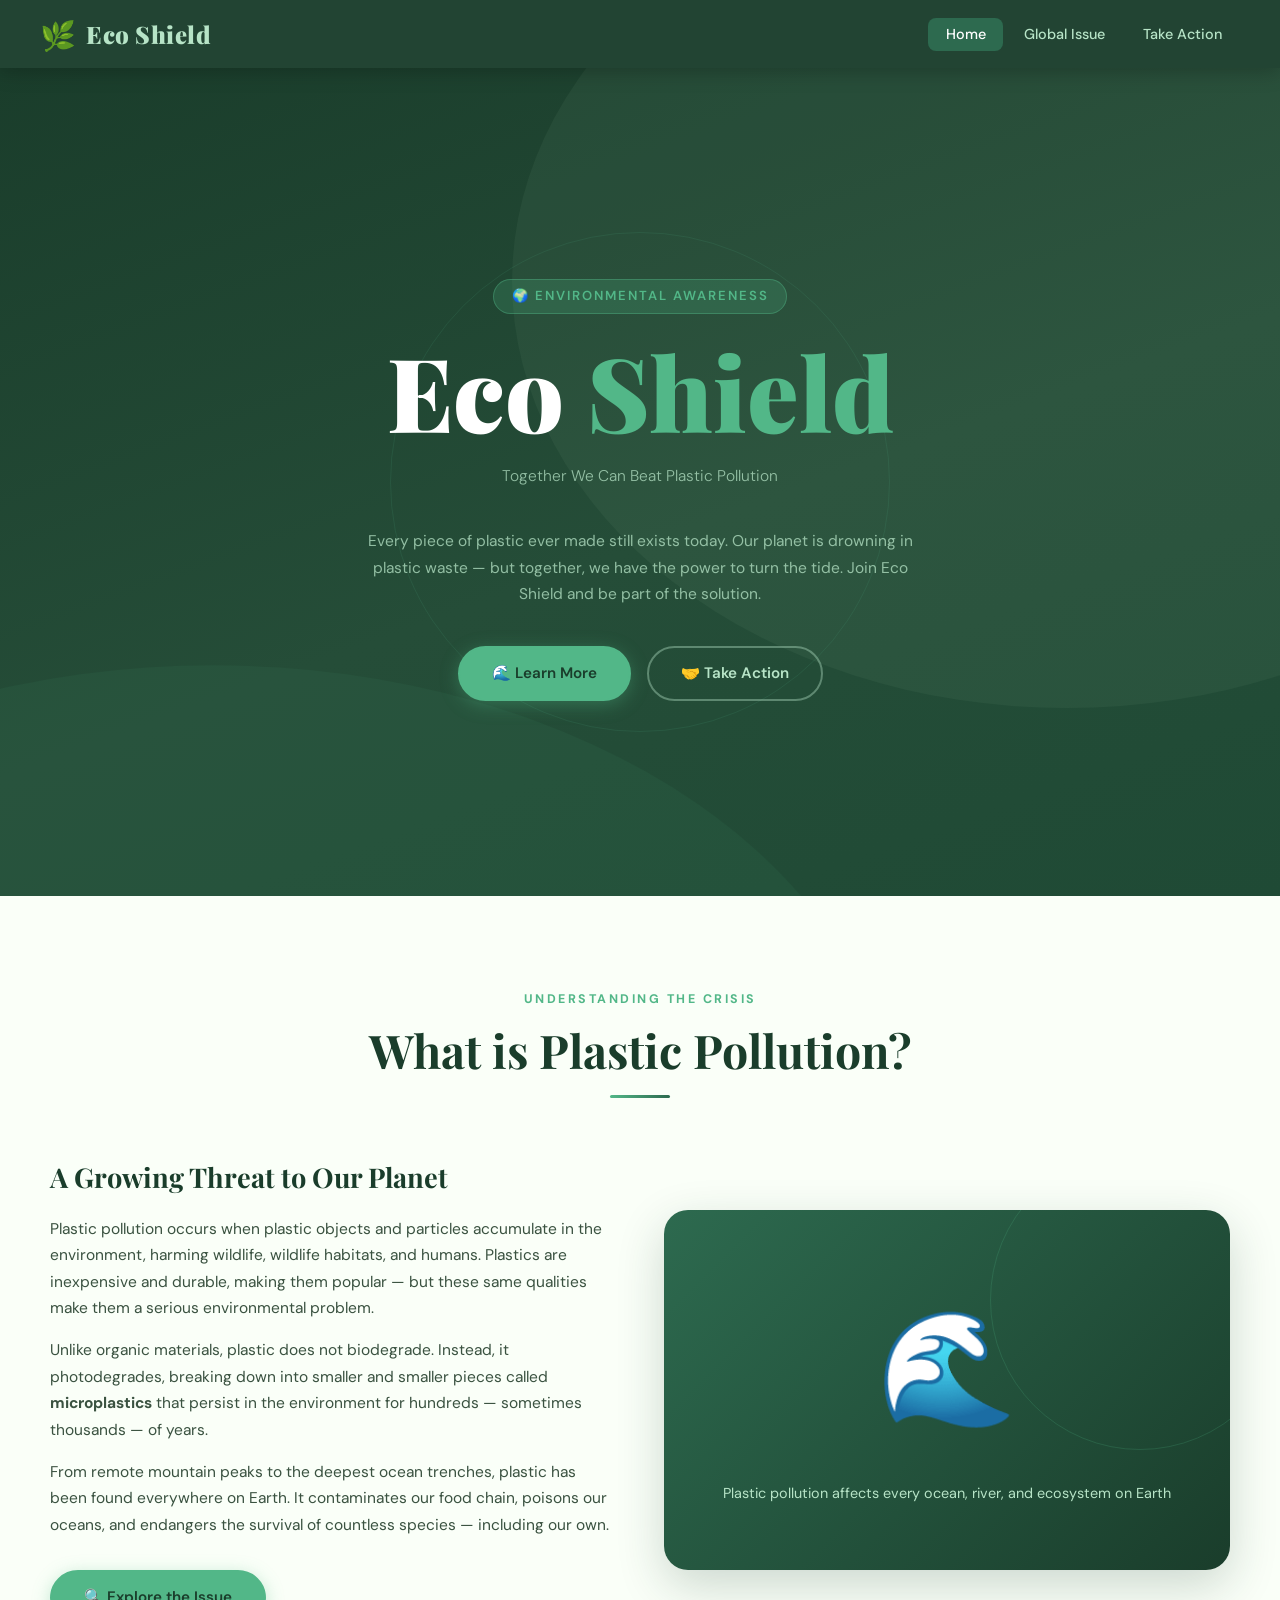
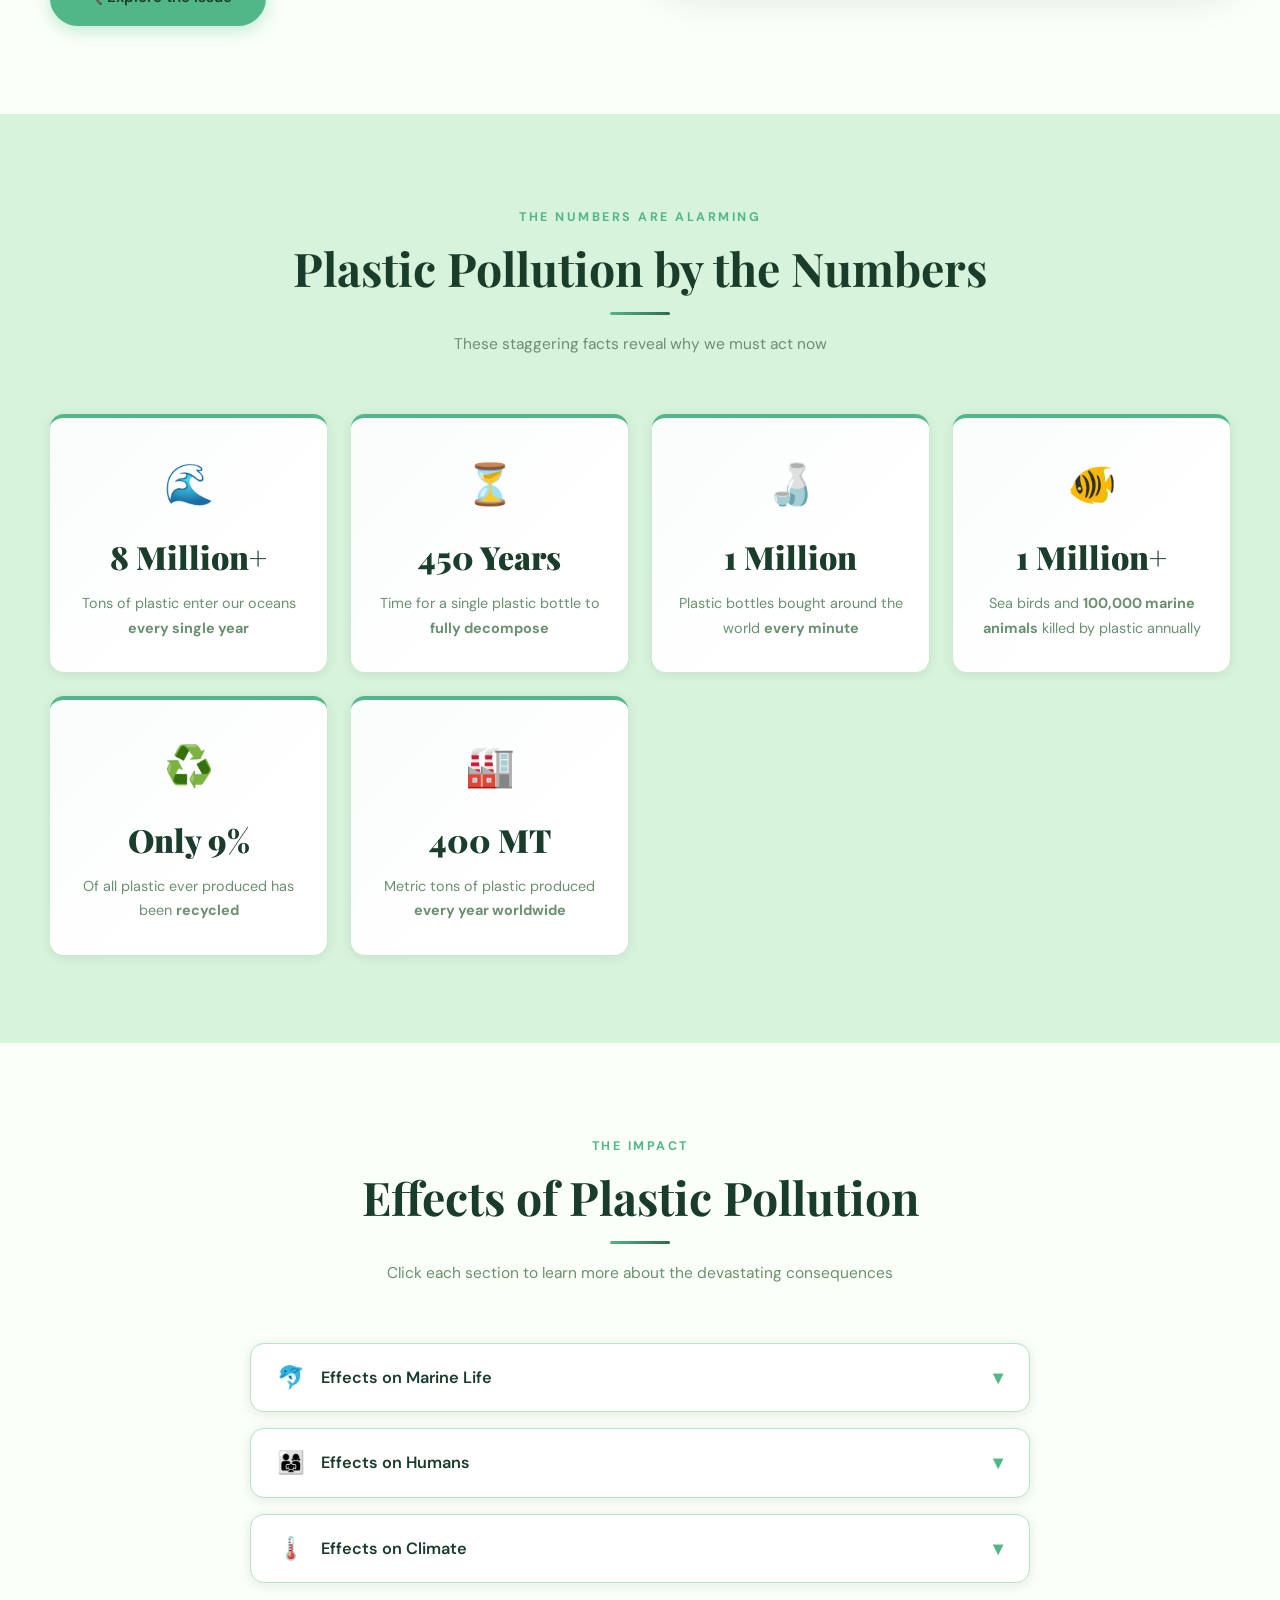
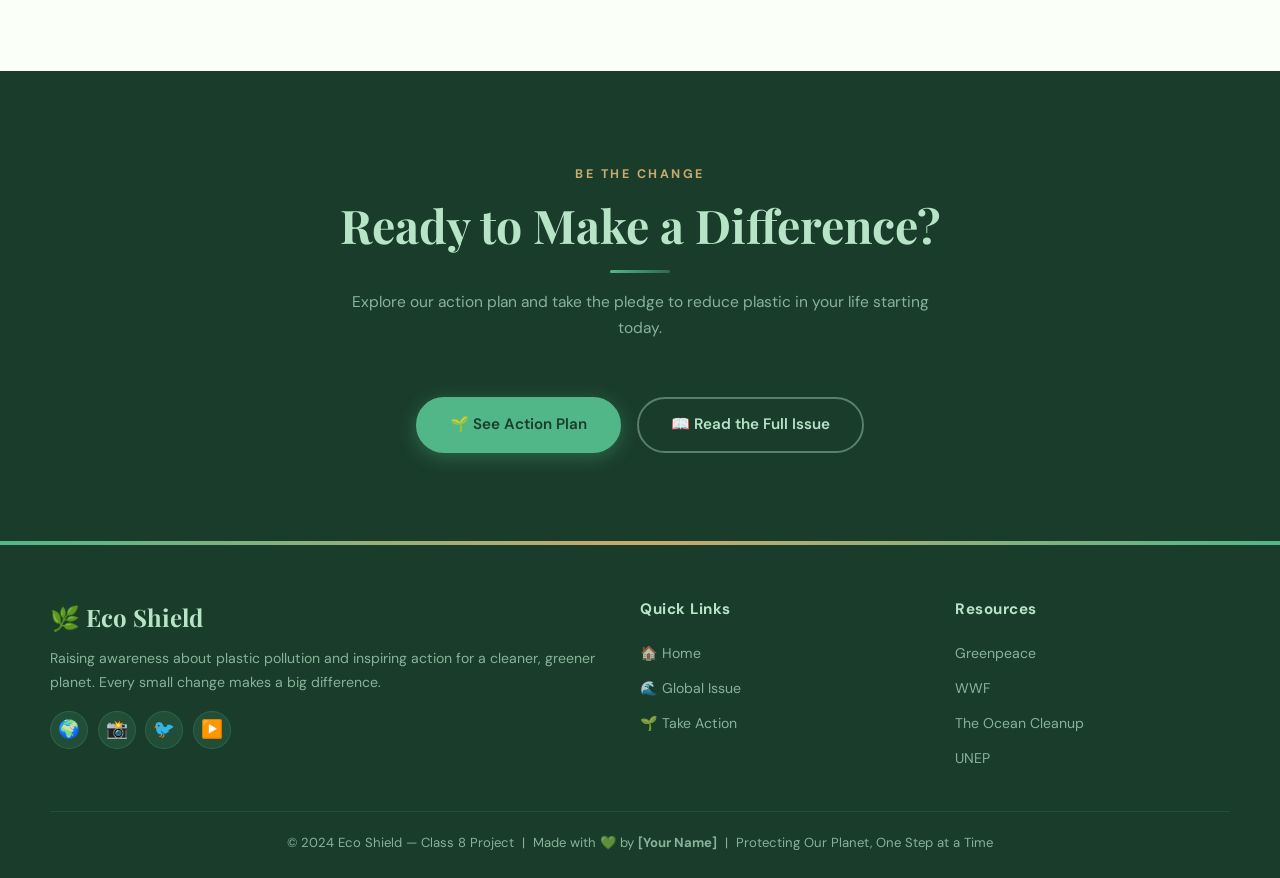
<file: index.html>
<!DOCTYPE html>
<html lang="en">
<head>
  <meta charset="UTF-8" />
  <meta name="viewport" content="width=device-width, initial-scale=1.0" />
  <title>Eco Shield — Beat Plastic Pollution</title>
  <link rel="stylesheet" href="style.css" />
  <link rel="icon" href="data:image/svg+xml,<svg xmlns='http://www.w3.org/2000/svg' viewBox='0 0 100 100'><text y='.9em' font-size='90'>🌿</text></svg>" />
</head>
<body>

  <!-- ============ NAVIGATION ============ -->
  <nav class="navbar">
    <div class="nav-brand">
      <span class="leaf-icon">🌿</span>
      Eco Shield
    </div>
    <button class="nav-toggle" id="navToggle" aria-label="Toggle Menu">
      <span></span><span></span><span></span>
    </button>
    <ul class="nav-links" id="navLinks">
      <li><a href="index.html" class="active">Home</a></li>
      <li><a href="issue.html">Global Issue</a></li>
      <li><a href="action.html">Take Action</a></li>
    </ul>
  </nav>

  <!-- ============ HERO ============ -->
  <section class="hero">
    <div class="hero-bg"></div>
    <div class="hero-content">
      <span class="hero-badge">🌍 Environmental Awareness</span>
      <h1>Eco <span>Shield</span></h1>
      <p class="hero-sub">Together We Can Beat Plastic Pollution</p>
      <p>
        Every piece of plastic ever made still exists today. Our planet is drowning in 
        plastic waste — but together, we have the power to turn the tide. Join Eco Shield 
        and be part of the solution.
      </p>
      <div class="hero-btns">
        <a href="issue.html" class="btn btn-primary">🌊 Learn More</a>
        <a href="action.html" class="btn btn-outline">🤝 Take Action</a>
      </div>
    </div>
  </section>

  <!-- ============ ABOUT SECTION ============ -->
  <section class="section section-light">
    <div class="container">
      <div class="section-header">
        <span class="section-label">Understanding the Crisis</span>
        <h2>What is Plastic Pollution?</h2>
        <div class="divider"></div>
      </div>
      <div class="about-grid">
        <div class="about-text">
          <h3>A Growing Threat to Our Planet</h3>
          <p>
            Plastic pollution occurs when plastic objects and particles accumulate in the 
            environment, harming wildlife, wildlife habitats, and humans. Plastics are 
            inexpensive and durable, making them popular — but these same qualities make 
            them a serious environmental problem.
          </p>
          <p>
            Unlike organic materials, plastic does not biodegrade. Instead, it photodegrades, 
            breaking down into smaller and smaller pieces called <strong>microplastics</strong> 
            that persist in the environment for hundreds — sometimes thousands — of years.
          </p>
          <p>
            From remote mountain peaks to the deepest ocean trenches, plastic has been found 
            everywhere on Earth. It contaminates our food chain, poisons our oceans, and 
            endangers the survival of countless species — including our own.
          </p>
          <a href="issue.html" class="btn btn-primary" style="margin-top:1rem;">🔍 Explore the Issue</a>
        </div>
        <div class="about-visual">
          <div class="big-icon">🌊</div>
          <p>Plastic pollution affects every ocean, river, and ecosystem on Earth</p>
        </div>
      </div>
    </div>
  </section>

  <!-- ============ STATISTICS ============ -->
  <section class="section section-mist">
    <div class="container">
      <div class="section-header">
        <span class="section-label">The Numbers Are Alarming</span>
        <h2>Plastic Pollution by the Numbers</h2>
        <div class="divider"></div>
        <p>These staggering facts reveal why we must act now</p>
      </div>
      <div class="stats-grid">
        <div class="stat-card">
          <div class="stat-icon">🌊</div>
          <span class="stat-num">8 Million+</span>
          <p>Tons of plastic enter our oceans <strong>every single year</strong></p>
        </div>
        <div class="stat-card">
          <div class="stat-icon">⏳</div>
          <span class="stat-num">450 Years</span>
          <p>Time for a single plastic bottle to <strong>fully decompose</strong></p>
        </div>
        <div class="stat-card">
          <div class="stat-icon">🍶</div>
          <span class="stat-num">1 Million</span>
          <p>Plastic bottles bought around the world <strong>every minute</strong></p>
        </div>
        <div class="stat-card">
          <div class="stat-icon">🐠</div>
          <span class="stat-num">1 Million+</span>
          <p>Sea birds and <strong>100,000 marine animals</strong> killed by plastic annually</p>
        </div>
        <div class="stat-card">
          <div class="stat-icon">♻️</div>
          <span class="stat-num">Only 9%</span>
          <p>Of all plastic ever produced has been <strong>recycled</strong></p>
        </div>
        <div class="stat-card">
          <div class="stat-icon">🏭</div>
          <span class="stat-num">400 MT</span>
          <p>Metric tons of plastic produced <strong>every year worldwide</strong></p>
        </div>
      </div>
    </div>
  </section>

  <!-- ============ ACCORDION / EFFECTS ============ -->
  <section class="section section-light">
    <div class="container">
      <div class="section-header">
        <span class="section-label">The Impact</span>
        <h2>Effects of Plastic Pollution</h2>
        <div class="divider"></div>
        <p>Click each section to learn more about the devastating consequences</p>
      </div>
      <div class="accordion" style="max-width:780px;margin:0 auto;">

        <div class="accordion-item" id="acc1">
          <button class="accordion-header" onclick="toggleAcc('acc1')">
            <span class="acc-icon">🐬</span>
            Effects on Marine Life
            <span class="accordion-arrow">▾</span>
          </button>
          <div class="accordion-body">
            <div class="accordion-body-inner">
              <p>Ocean plastic is devastating marine ecosystems worldwide. Sea turtles mistake plastic bags for jellyfish, their primary food source. Seabirds feed plastic pieces to their chicks, causing starvation. Whales have been found dead with stomachs full of plastic debris.</p>
              <br>
              <p>Microplastics — tiny plastic fragments — are now found in the stomachs of fish, shellfish, and nearly all marine species studied. These particles carry toxic chemicals that accumulate in the food chain, becoming more concentrated in predators at the top — including humans who eat seafood.</p>
              <br>
              <p><strong>Key impacts:</strong> Entanglement in plastic nets and rings, starvation from eating plastic, habitat destruction from plastic smothering coral reefs, and toxic contamination of the entire marine food chain.</p>
            </div>
          </div>
        </div>

        <div class="accordion-item" id="acc2">
          <button class="accordion-header" onclick="toggleAcc('acc2')">
            <span class="acc-icon">👨‍👩‍👧</span>
            Effects on Humans
            <span class="accordion-arrow">▾</span>
          </button>
          <div class="accordion-body">
            <div class="accordion-body-inner">
              <p>Research shows that humans consume an average of 5 grams of microplastics every week — roughly the weight of a credit card. These particles enter our bodies through the food we eat, the water we drink, and even the air we breathe.</p>
              <br>
              <p>Plastic contains and absorbs harmful chemicals including BPA (bisphenol A), phthalates, and dioxins. These are known endocrine disruptors that can interfere with hormones, cause developmental problems in children, and increase cancer risk.</p>
              <br>
              <p><strong>Key impacts:</strong> Hormone disruption, increased cancer risk, developmental problems in children, respiratory issues from microplastic inhalation, and contamination of drinking water sources globally.</p>
            </div>
          </div>
        </div>

        <div class="accordion-item" id="acc3">
          <button class="accordion-header" onclick="toggleAcc('acc3')">
            <span class="acc-icon">🌡️</span>
            Effects on Climate
            <span class="accordion-arrow">▾</span>
          </button>
          <div class="accordion-body">
            <div class="accordion-body-inner">
              <p>Plastic and climate change are deeply connected. The production of plastic relies heavily on fossil fuels — oil and natural gas. Manufacturing plastic releases significant amounts of greenhouse gases, contributing to global warming at every stage of its life cycle.</p>
              <br>
              <p>When plastic is incinerated (burned) to dispose of it, it releases toxic gases and carbon dioxide. When it breaks down in sunlight, it emits methane and ethylene — powerful greenhouse gases. Even microplastics floating in the ocean affect the ability of plankton to absorb CO₂.</p>
              <br>
              <p><strong>Key impacts:</strong> Plastic production emits 850 million metric tons of greenhouse gases annually. By 2050, plastic could be responsible for 13% of the total global carbon budget if production continues at the current rate.</p>
            </div>
          </div>
        </div>

      </div>
    </div>
  </section>

  <!-- ============ CALL TO ACTION BANNER ============ -->
  <section class="section section-dark" style="text-align:center;">
    <div class="container">
      <div class="section-header">
        <span class="section-label" style="color:var(--earth);">Be the Change</span>
        <h2>Ready to Make a Difference?</h2>
        <div class="divider"></div>
        <p>Explore our action plan and take the pledge to reduce plastic in your life starting today.</p>
      </div>
      <div style="display:flex;gap:1rem;justify-content:center;flex-wrap:wrap;margin-top:1.5rem;">
        <a href="action.html" class="btn btn-primary">🌱 See Action Plan</a>
        <a href="issue.html" class="btn btn-outline">📖 Read the Full Issue</a>
      </div>
    </div>
  </section>

  <!-- ============ FOOTER ============ -->
  <footer class="footer">
    <div class="footer-grid">
      <div class="footer-brand">
        <h3>🌿 Eco Shield</h3>
        <p>Raising awareness about plastic pollution and inspiring action for a cleaner, greener planet. Every small change makes a big difference.</p>
        <div class="social-icons">
          <a href="#" title="Facebook">🌍</a>
          <a href="#" title="Instagram">📸</a>
          <a href="#" title="Twitter">🐦</a>
          <a href="#" title="YouTube">▶️</a>
        </div>
      </div>
      <div class="footer-col">
        <h4>Quick Links</h4>
        <ul>
          <li><a href="index.html">🏠 Home</a></li>
          <li><a href="issue.html">🌊 Global Issue</a></li>
          <li><a href="action.html">🌱 Take Action</a></li>
        </ul>
      </div>
      <div class="footer-col">
        <h4>Resources</h4>
        <ul>
          <li><a href="https://www.greenpeace.org" target="_blank">Greenpeace</a></li>
          <li><a href="https://www.wwf.org" target="_blank">WWF</a></li>
          <li><a href="https://theoceancleanup.com" target="_blank">The Ocean Cleanup</a></li>
          <li><a href="https://www.unep.org" target="_blank">UNEP</a></li>
        </ul>
      </div>
    </div>
    <div class="footer-bottom">
      <p>© 2024 Eco Shield — Class 8 Project &nbsp;|&nbsp; Made with 💚 by <strong>[Your Name]</strong> &nbsp;|&nbsp; Protecting Our Planet, One Step at a Time</p>
    </div>
  </footer>

  <!-- Back to Top -->
  <a href="#" class="back-top" id="backTop" aria-label="Back to top">↑</a>

  <!-- Toast Notification -->
  <div class="toast" id="toast"></div>

  <!-- ============ SCRIPTS ============ -->
  <script>
    // Hamburger Menu
    const toggle = document.getElementById('navToggle');
    const navLinks = document.getElementById('navLinks');
    toggle.addEventListener('click', () => navLinks.classList.toggle('open'));
    navLinks.querySelectorAll('a').forEach(a => a.addEventListener('click', () => navLinks.classList.remove('open')));

    // Back to Top
    const backTop = document.getElementById('backTop');
    window.addEventListener('scroll', () => {
      backTop.classList.toggle('visible', window.scrollY > 400);
    });

    // Accordion
    function toggleAcc(id) {
      const item = document.getElementById(id);
      const isOpen = item.classList.contains('open');
      document.querySelectorAll('.accordion-item').forEach(el => el.classList.remove('open'));
      if (!isOpen) item.classList.add('open');
    }

    // Scroll fade-in
    const observer = new IntersectionObserver((entries) => {
      entries.forEach(e => {
        if (e.isIntersecting) {
          e.target.style.opacity = '1';
          e.target.style.transform = 'translateY(0)';
        }
      });
    }, { threshold: 0.08 });
    document.querySelectorAll('.stat-card, .card, .accordion-item, .about-text').forEach(el => {
      el.style.opacity = '0';
      el.style.transform = 'translateY(28px)';
      el.style.transition = 'opacity .6s ease, transform .6s ease';
      observer.observe(el);
    });
  </script>
</body>
</html>
</file>
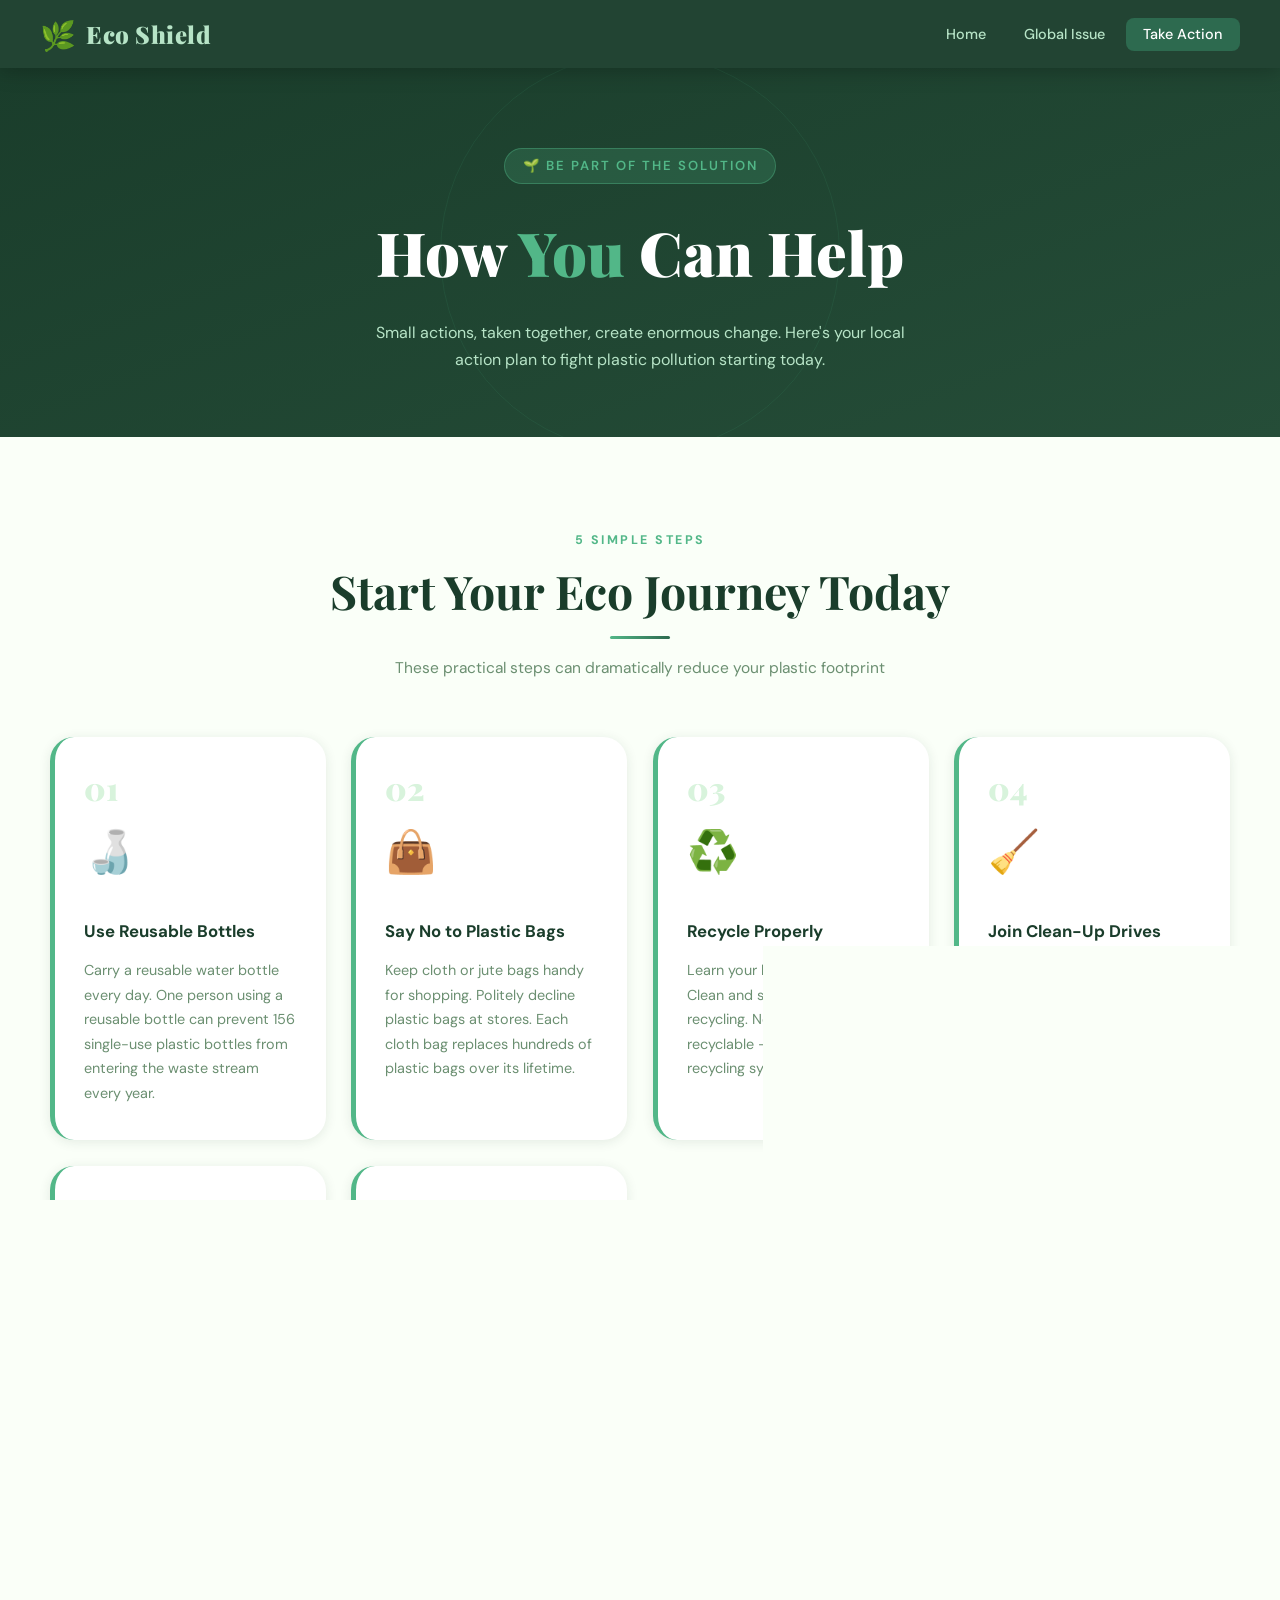
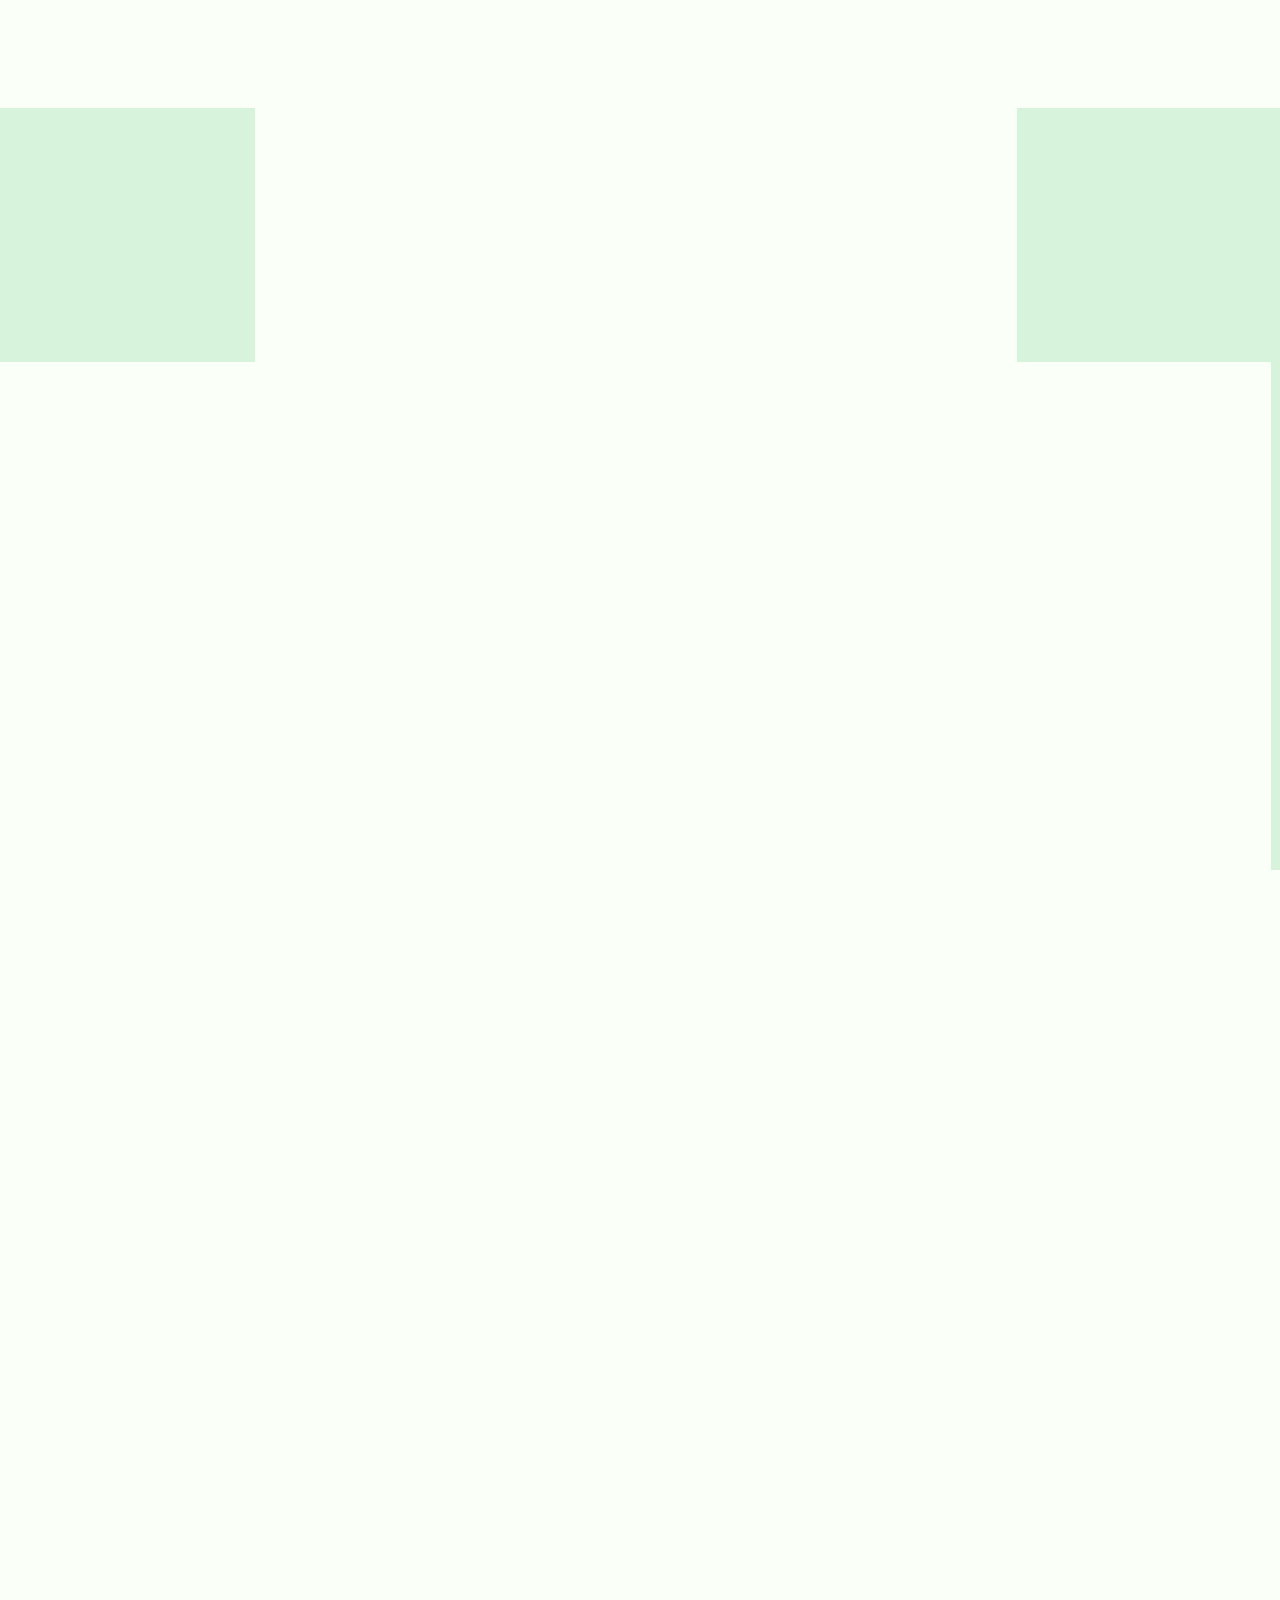
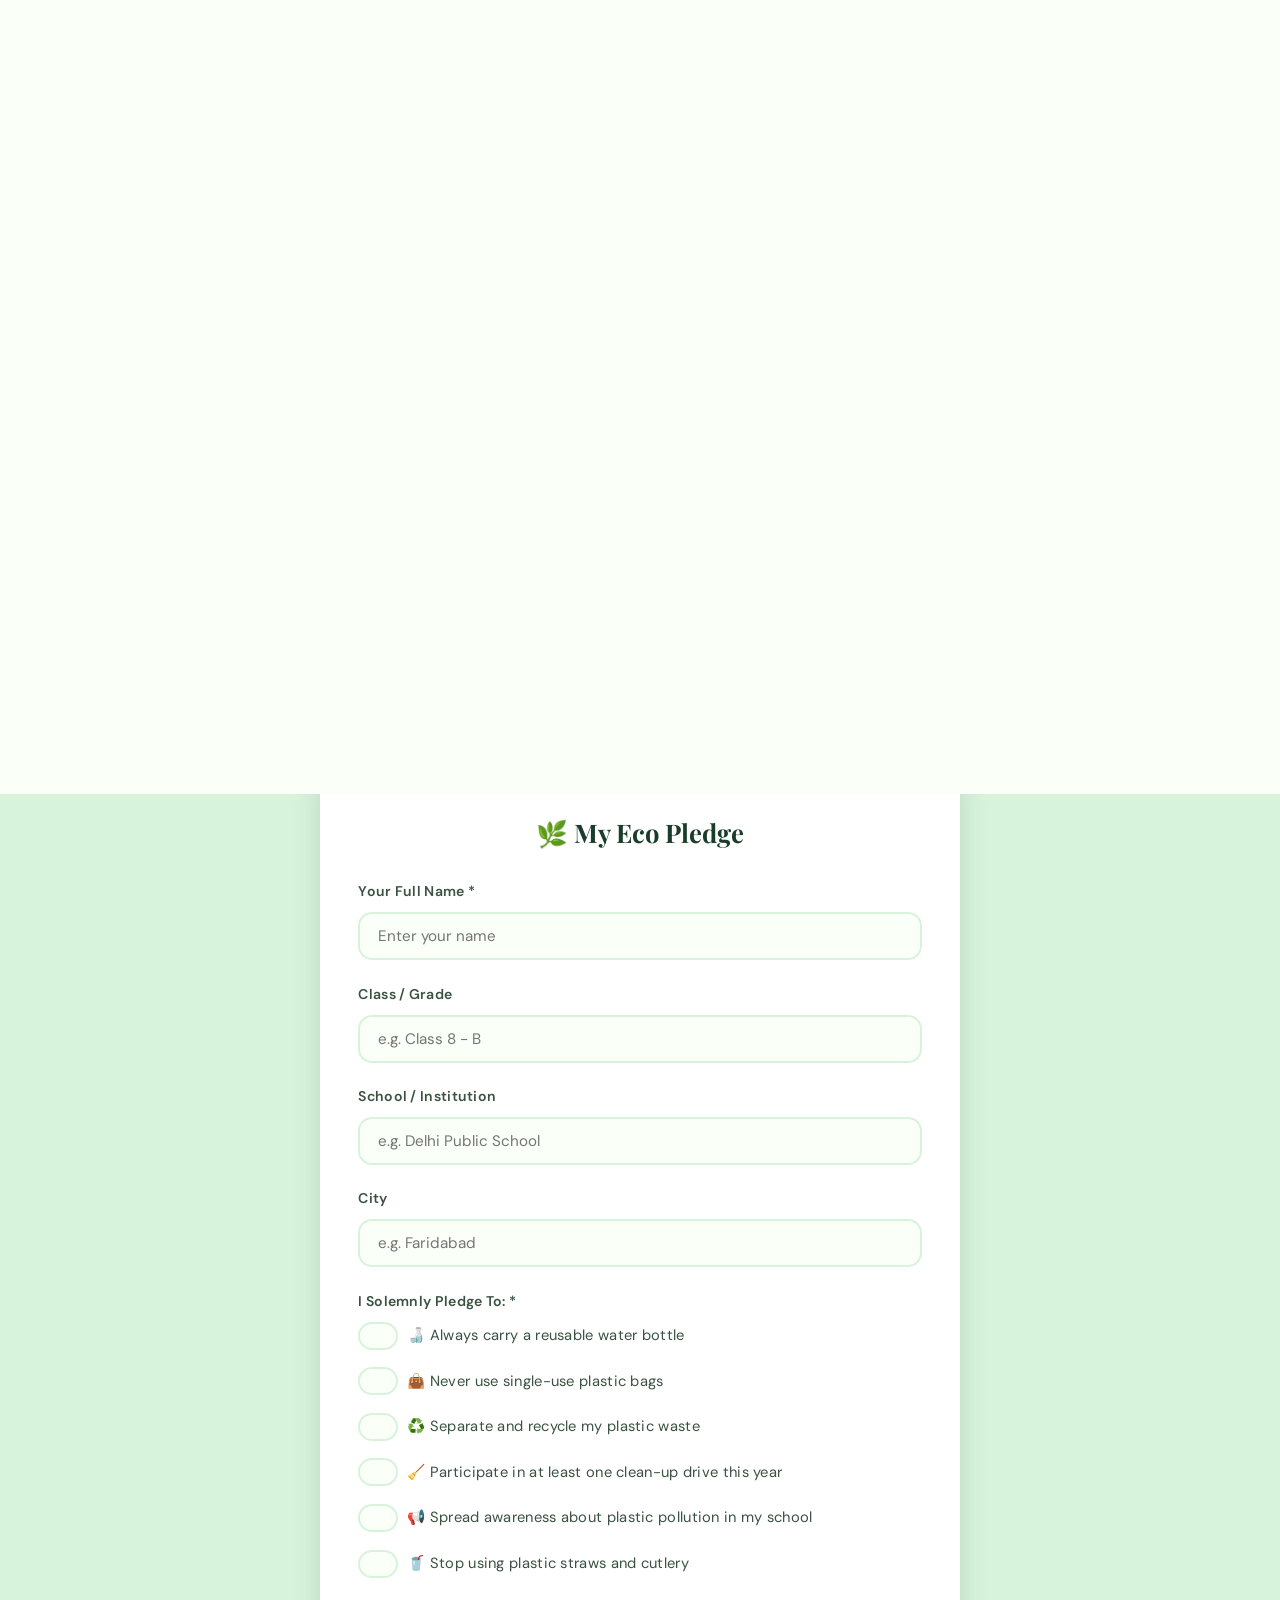
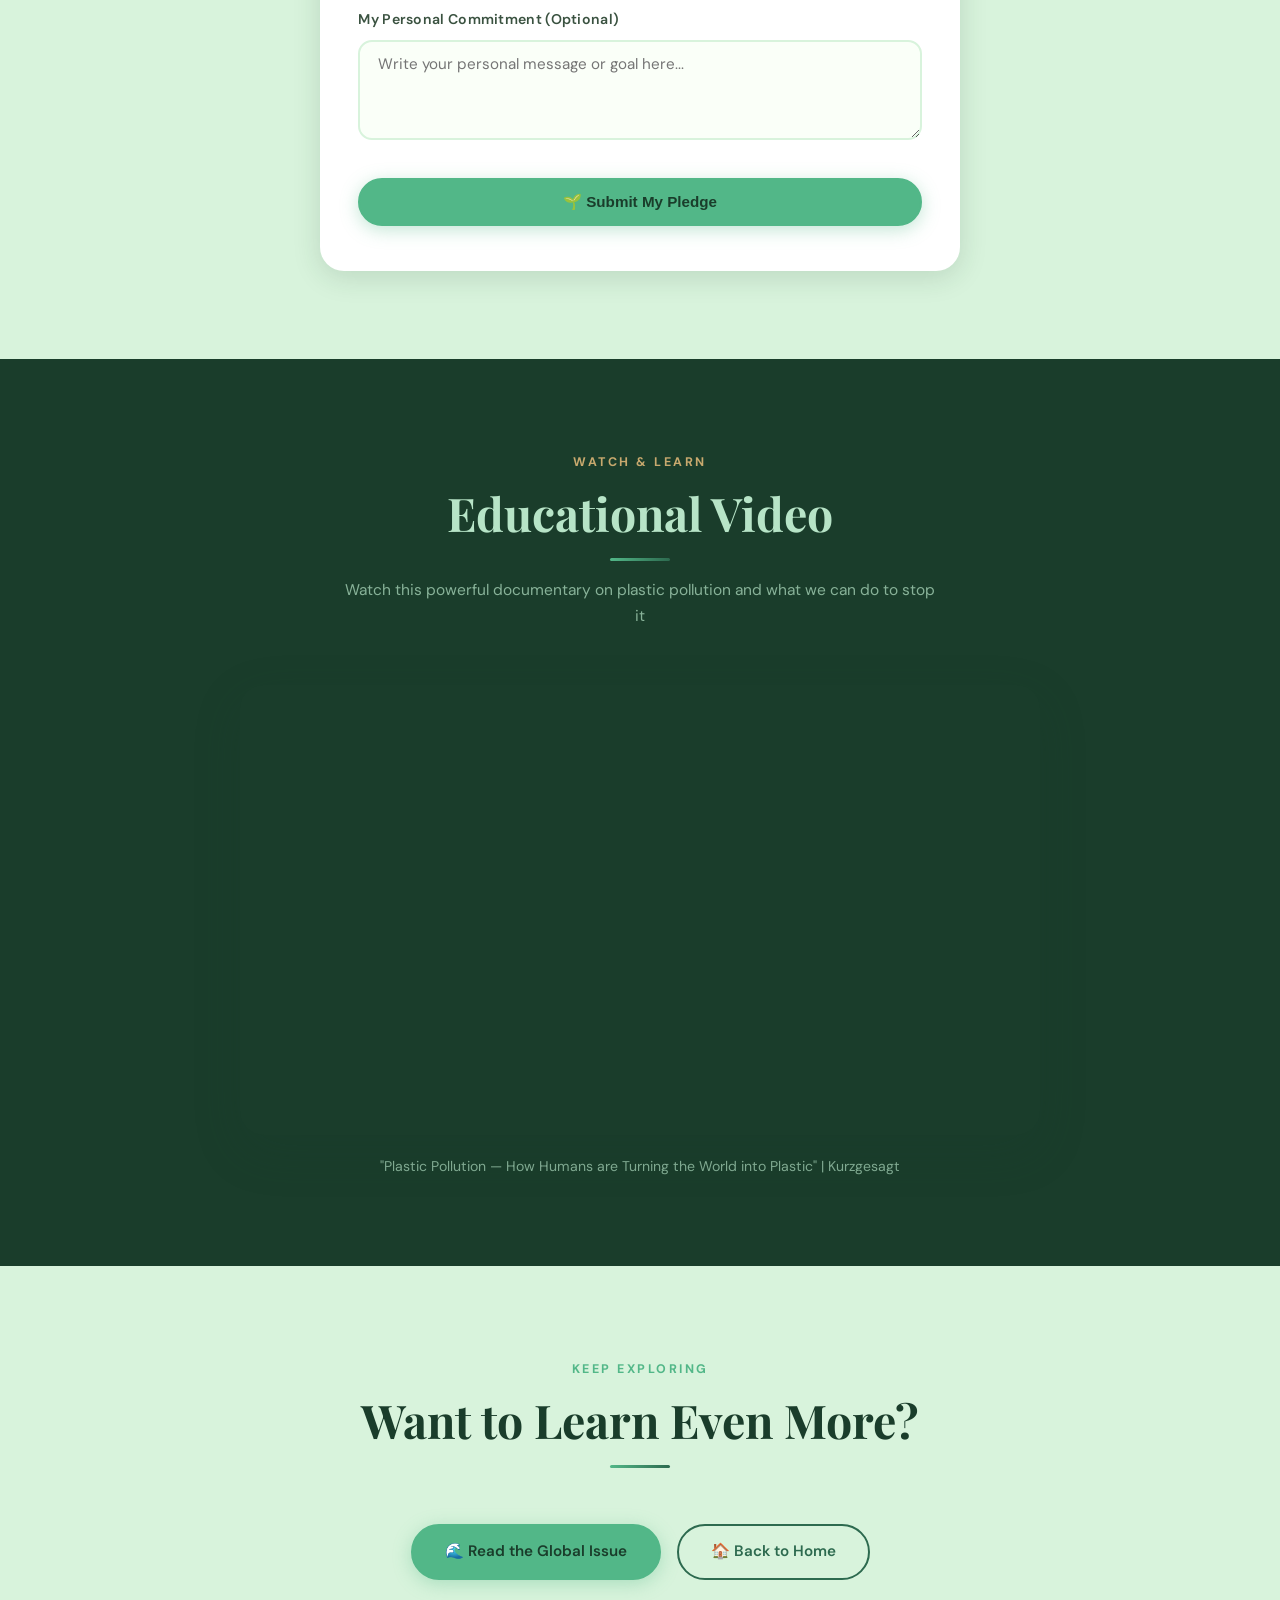
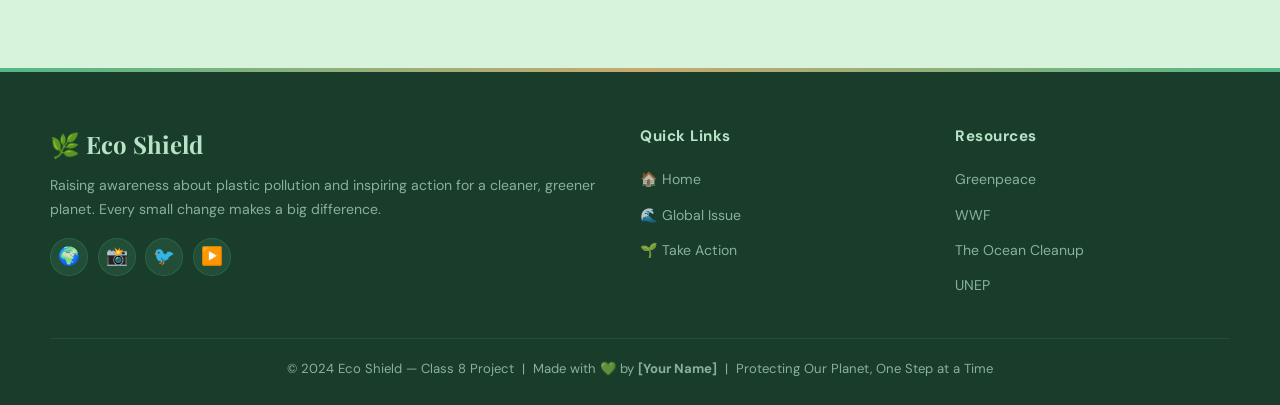
<file: action.html>
<!DOCTYPE html>
<html lang="en">
<head>
  <meta charset="UTF-8" />
  <meta name="viewport" content="width=device-width, initial-scale=1.0" />
  <title>Take Action — Eco Shield</title>
  <link rel="stylesheet" href="style.css" />
  <link rel="icon" href="data:image/svg+xml,<svg xmlns='http://www.w3.org/2000/svg' viewBox='0 0 100 100'><text y='.9em' font-size='90'>🌿</text></svg>" />
</head>
<body>

  <!-- ============ NAVIGATION ============ -->
  <nav class="navbar">
    <div class="nav-brand">
      <span class="leaf-icon">🌿</span>
      Eco Shield
    </div>
    <button class="nav-toggle" id="navToggle" aria-label="Toggle Menu">
      <span></span><span></span><span></span>
    </button>
    <ul class="nav-links" id="navLinks">
      <li><a href="index.html">Home</a></li>
      <li><a href="issue.html">Global Issue</a></li>
      <li><a href="action.html" class="active">Take Action</a></li>
    </ul>
  </nav>

  <!-- ============ PAGE HEADER ============ -->
  <section class="page-header">
    <span class="hero-badge">🌱 Be Part of the Solution</span>
    <h1>How <span>You</span> Can Help</h1>
    <p>Small actions, taken together, create enormous change. Here's your local action plan to fight plastic pollution starting today.</p>
  </section>

  <!-- ============ ACTION CARDS ============ -->
  <section class="section section-light">
    <div class="container">
      <div class="section-header">
        <span class="section-label">5 Simple Steps</span>
        <h2>Start Your Eco Journey Today</h2>
        <div class="divider"></div>
        <p>These practical steps can dramatically reduce your plastic footprint</p>
      </div>
      <div class="cards-grid">
        <div class="action-card">
          <div class="action-num">01</div>
          <div class="card-icon">🍶</div>
          <h3>Use Reusable Bottles</h3>
          <p>Carry a reusable water bottle every day. One person using a reusable bottle can prevent 156 single-use plastic bottles from entering the waste stream every year.</p>
        </div>
        <div class="action-card">
          <div class="action-num">02</div>
          <div class="card-icon">👜</div>
          <h3>Say No to Plastic Bags</h3>
          <p>Keep cloth or jute bags handy for shopping. Politely decline plastic bags at stores. Each cloth bag replaces hundreds of plastic bags over its lifetime.</p>
        </div>
        <div class="action-card">
          <div class="action-num">03</div>
          <div class="card-icon">♻️</div>
          <h3>Recycle Properly</h3>
          <p>Learn your local recycling rules. Clean and sort plastic before recycling. Not all plastics are recyclable — look for the recycling symbol and number.</p>
        </div>
        <div class="action-card">
          <div class="action-num">04</div>
          <div class="card-icon">🧹</div>
          <h3>Join Clean-Up Drives</h3>
          <p>Participate in local beach, river, or park clean-ups. Even a 20-minute clean-up in your neighbourhood can make a visible difference to your community.</p>
        </div>
        <div class="action-card">
          <div class="action-num">05</div>
          <div class="card-icon">📢</div>
          <h3>Spread Awareness in School</h3>
          <p>Share what you've learned with classmates. Organize eco-awareness events, create posters, or start a Green Club at your school. Your voice matters!</p>
        </div>
        <div class="action-card">
          <div class="action-num">06</div>
          <div class="card-icon">🍱</div>
          <h3>Bring Your Own Container</h3>
          <p>Use stainless steel or glass containers for takeaway food. Encourage family members and local restaurants to adopt eco-friendly packaging alternatives.</p>
        </div>
      </div>
    </div>
  </section>

  <!-- ============ ECO CHALLENGES ============ -->
  <section class="section section-mist">
    <div class="container">
      <div class="section-header">
        <span class="section-label">Weekly Challenges</span>
        <h2>Your Weekly Eco Challenges</h2>
        <div class="divider"></div>
        <p>Challenge yourself and your friends — every week, pick one and commit to it!</p>
      </div>
      <div class="challenge-grid">
        <div class="challenge-card">
          <div class="challenge-icon">🚫</div>
          <h3>Plastic-Free Week</h3>
          <p>Go an entire week without buying anything that comes in single-use plastic. Plan meals, carry your own bags and bottles.</p>
        </div>
        <div class="challenge-card">
          <div class="challenge-icon">🍶</div>
          <h3>Bring Your Own Bottle</h3>
          <p>For 7 days straight, refuse to buy any bottled water. Carry your reusable bottle everywhere — school, outings, everywhere!</p>
        </div>
        <div class="challenge-card">
          <div class="challenge-icon">♻️</div>
          <h3>Recycle 10 Items</h3>
          <p>Collect and properly recycle at least 10 plastic items this week. Wash them, sort them, and drop them at your local recycling point.</p>
        </div>
        <div class="challenge-card">
          <div class="challenge-icon">🗑️</div>
          <h3>Neighbourhood Clean-Up</h3>
          <p>Spend 30 minutes picking up plastic litter from your street, park, or local area. Invite a friend to join you!</p>
        </div>
        <div class="challenge-card">
          <div class="challenge-icon">📲</div>
          <h3>Share 3 Eco Facts</h3>
          <p>Share three plastic pollution facts with your friends or family every day for a week. Awareness is the first step to change.</p>
        </div>
        <div class="challenge-card">
          <div class="challenge-icon">🌿</div>
          <h3>Plant Something</h3>
          <p>Plant a tree, shrub, or herb this week. Reuse old plastic containers as pots to give them a second life as planters!</p>
        </div>
      </div>
    </div>
  </section>

  <!-- ============ VOLUNTEER ORGANIZATIONS ============ -->
  <section class="section section-light">
    <div class="container">
      <div class="section-header">
        <span class="section-label">Local Heroes</span>
        <h2>Local Volunteer Organizations</h2>
        <div class="divider"></div>
        <p>Connect with these organizations to amplify your impact in your community</p>
      </div>
      <div style="display:flex;flex-direction:column;gap:1.2rem;max-width:800px;margin:0 auto;">
        <div class="org-card">
          <div class="org-icon">🌊</div>
          <div class="org-info">
            <h4>Clean Seas India</h4>
            <p>Organizes coastal and river clean-up drives across India. Volunteers can join weekend clean-up events in their city.</p>
          </div>
          <a href="mailto:contact@cleanseasindia.org" class="btn btn-earth" style="flex-shrink:0;padding:.55rem 1.2rem;font-size:.85rem;">Contact</a>
        </div>
        <div class="org-card">
          <div class="org-icon">♻️</div>
          <div class="org-info">
            <h4>Recycle Right Foundation</h4>
            <p>Educates communities on proper recycling practices and runs collection drives for hard-to-recycle plastics.</p>
          </div>
          <a href="mailto:info@recycleright.org" class="btn btn-earth" style="flex-shrink:0;padding:.55rem 1.2rem;font-size:.85rem;">Contact</a>
        </div>
        <div class="org-card">
          <div class="org-icon">🌿</div>
          <div class="org-info">
            <h4>Green Youth Network</h4>
            <p>Student-led environmental organization running awareness campaigns, plantation drives, and eco-education in schools.</p>
          </div>
          <a href="mailto:hello@greenyouth.net" class="btn btn-earth" style="flex-shrink:0;padding:.55rem 1.2rem;font-size:.85rem;">Contact</a>
        </div>
        <div class="org-card">
          <div class="org-icon">🏫</div>
          <div class="org-info">
            <h4>EcoSchools India</h4>
            <p>Partners with schools to establish Green Clubs, recycling stations, and run inter-school environmental competitions.</p>
          </div>
          <a href="mailto:schools@ecoindia.org" class="btn btn-earth" style="flex-shrink:0;padding:.55rem 1.2rem;font-size:.85rem;">Contact</a>
        </div>
      </div>
    </div>
  </section>

  <!-- ============ PLEDGE FORM ============ -->
  <section class="section section-mist">
    <div class="container">
      <div class="section-header">
        <span class="section-label">Make It Official</span>
        <h2>Take the Eco Pledge</h2>
        <div class="divider"></div>
        <p>Commit to making a real difference. Sign your pledge and join thousands of eco warriors!</p>
      </div>
      <div class="pledge-form">
        <h3>🌿 My Eco Pledge</h3>

        <div class="form-group">
          <label for="pledgeName">Your Full Name *</label>
          <input type="text" id="pledgeName" placeholder="Enter your name" required />
        </div>

        <div class="form-group">
          <label for="pledgeClass">Class / Grade</label>
          <input type="text" id="pledgeClass" placeholder="e.g. Class 8 - B" />
        </div>

        <div class="form-group">
          <label for="pledgeSchool">School / Institution</label>
          <input type="text" id="pledgeSchool" placeholder="e.g. Delhi Public School" />
        </div>

        <div class="form-group">
          <label for="pledgeCity">City</label>
          <input type="text" id="pledgeCity" placeholder="e.g. Faridabad" />
        </div>

        <div class="form-group">
          <label>I Solemnly Pledge To: *</label>
          <div class="checkbox-group">
            <label><input type="checkbox" value="bottle" /> 🍶 Always carry a reusable water bottle</label>
            <label><input type="checkbox" value="bags" /> 👜 Never use single-use plastic bags</label>
            <label><input type="checkbox" value="recycle" /> ♻️ Separate and recycle my plastic waste</label>
            <label><input type="checkbox" value="cleanup" /> 🧹 Participate in at least one clean-up drive this year</label>
            <label><input type="checkbox" value="awareness" /> 📢 Spread awareness about plastic pollution in my school</label>
            <label><input type="checkbox" value="straw" /> 🥤 Stop using plastic straws and cutlery</label>
          </div>
        </div>

        <div class="form-group">
          <label for="pledgeMessage">My Personal Commitment (Optional)</label>
          <textarea id="pledgeMessage" placeholder="Write your personal message or goal here..."></textarea>
        </div>

        <button class="btn btn-primary" onclick="submitPledge()">
          🌱 Submit My Pledge
        </button>
      </div>

      <!-- Success message -->
      <div id="pledgeSuccess" style="display:none; text-align:center; margin-top:2rem; padding:2rem; background:#fff; border-radius:var(--radius-lg); box-shadow:var(--shadow-md); max-width:640px; margin:2rem auto 0;">
        <div style="font-size:4rem; margin-bottom:1rem;">🎉</div>
        <h3 style="font-family:'Playfair Display',serif; color:var(--green-dark); font-size:1.6rem; margin-bottom:.6rem;">Pledge Received!</h3>
        <p style="color:var(--text-soft);">Thank you, <strong id="pledgerName"></strong>! You're now an official Eco Shield warrior. Together, we will protect our planet for future generations. 🌍💚</p>
      </div>
    </div>
  </section>

  <!-- ============ VIDEO SECTION ============ -->
  <section class="section section-dark">
    <div class="container">
      <div class="section-header">
        <span class="section-label" style="color:var(--earth);">Watch & Learn</span>
        <h2>Educational Video</h2>
        <div class="divider"></div>
        <p>Watch this powerful documentary on plastic pollution and what we can do to stop it</p>
      </div>
      <div class="video-wrapper">
        <iframe
          src="https://www.youtube.com/embed/RS7IzU2VJIQ"
          title="Plastic Pollution — How Humans are Turning the World into Plastic"
          allow="accelerometer; autoplay; clipboard-write; encrypted-media; gyroscope; picture-in-picture"
          allowfullscreen
          loading="lazy">
        </iframe>
      </div>
      <p style="text-align:center; margin-top:1.2rem; color:rgba(183,228,199,.65); font-size:.88rem;">
        "Plastic Pollution — How Humans are Turning the World into Plastic" | Kurzgesagt
      </p>
    </div>
  </section>

  <!-- ============ FINAL CTA ============ -->
  <section class="section section-mist" style="text-align:center;">
    <div class="container">
      <div class="section-header">
        <span class="section-label">Keep Exploring</span>
        <h2>Want to Learn Even More?</h2>
        <div class="divider"></div>
      </div>
      <div style="display:flex;gap:1rem;justify-content:center;flex-wrap:wrap;margin-top:1rem;">
        <a href="issue.html" class="btn btn-primary">🌊 Read the Global Issue</a>
        <a href="index.html" class="btn btn-outline" style="border-color:var(--green-mid);color:var(--green-mid);">🏠 Back to Home</a>
      </div>
    </div>
  </section>

  <!-- ============ FOOTER ============ -->
  <footer class="footer">
    <div class="footer-grid">
      <div class="footer-brand">
        <h3>🌿 Eco Shield</h3>
        <p>Raising awareness about plastic pollution and inspiring action for a cleaner, greener planet. Every small change makes a big difference.</p>
        <div class="social-icons">
          <a href="#" title="Facebook">🌍</a>
          <a href="#" title="Instagram">📸</a>
          <a href="#" title="Twitter">🐦</a>
          <a href="#" title="YouTube">▶️</a>
        </div>
      </div>
      <div class="footer-col">
        <h4>Quick Links</h4>
        <ul>
          <li><a href="index.html">🏠 Home</a></li>
          <li><a href="issue.html">🌊 Global Issue</a></li>
          <li><a href="action.html">🌱 Take Action</a></li>
        </ul>
      </div>
      <div class="footer-col">
        <h4>Resources</h4>
        <ul>
          <li><a href="https://www.greenpeace.org" target="_blank">Greenpeace</a></li>
          <li><a href="https://www.wwf.org" target="_blank">WWF</a></li>
          <li><a href="https://theoceancleanup.com" target="_blank">The Ocean Cleanup</a></li>
          <li><a href="https://www.unep.org" target="_blank">UNEP</a></li>
        </ul>
      </div>
    </div>
    <div class="footer-bottom">
      <p>© 2024 Eco Shield — Class 8 Project &nbsp;|&nbsp; Made with 💚 by <strong>[Your Name]</strong> &nbsp;|&nbsp; Protecting Our Planet, One Step at a Time</p>
    </div>
  </footer>

  <!-- Back to Top -->
  <a href="#" class="back-top" id="backTop" aria-label="Back to top">↑</a>
  <div class="toast" id="toast">✅ Your pledge has been submitted!</div>

  <script>
    // Nav
    const toggle = document.getElementById('navToggle');
    const navLinks = document.getElementById('navLinks');
    toggle.addEventListener('click', () => navLinks.classList.toggle('open'));
    navLinks.querySelectorAll('a').forEach(a => a.addEventListener('click', () => navLinks.classList.remove('open')));

    // Back to top
    const backTop = document.getElementById('backTop');
    window.addEventListener('scroll', () => backTop.classList.toggle('visible', window.scrollY > 400));

    // Pledge form
    function submitPledge() {
      const name = document.getElementById('pledgeName').value.trim();
      const checks = document.querySelectorAll('.checkbox-group input:checked');

      if (!name) {
        alert('Please enter your name to submit the pledge! 🌿');
        return;
      }
      if (checks.length === 0) {
        alert('Please select at least one eco promise! 🌱');
        return;
      }

      document.querySelector('.pledge-form').style.display = 'none';
      const success = document.getElementById('pledgeSuccess');
      document.getElementById('pledgerName').textContent = name;
      success.style.display = 'block';
      success.scrollIntoView({ behavior: 'smooth', block: 'center' });

      const toast = document.getElementById('toast');
      toast.classList.add('show');
      setTimeout(() => toast.classList.remove('show'), 3500);
    }

    // Scroll fade-in
    const observer = new IntersectionObserver((entries) => {
      entries.forEach(e => {
        if (e.isIntersecting) {
          e.target.style.opacity = '1';
          e.target.style.transform = 'translateY(0)';
        }
      });
    }, { threshold: 0.08 });
    document.querySelectorAll('.action-card, .challenge-card, .org-card').forEach(el => {
      el.style.opacity = '0';
      el.style.transform = 'translateY(28px)';
      el.style.transition = 'opacity .6s ease, transform .6s ease';
      observer.observe(el);
    });
  </script>
</body>
</html>
</file>
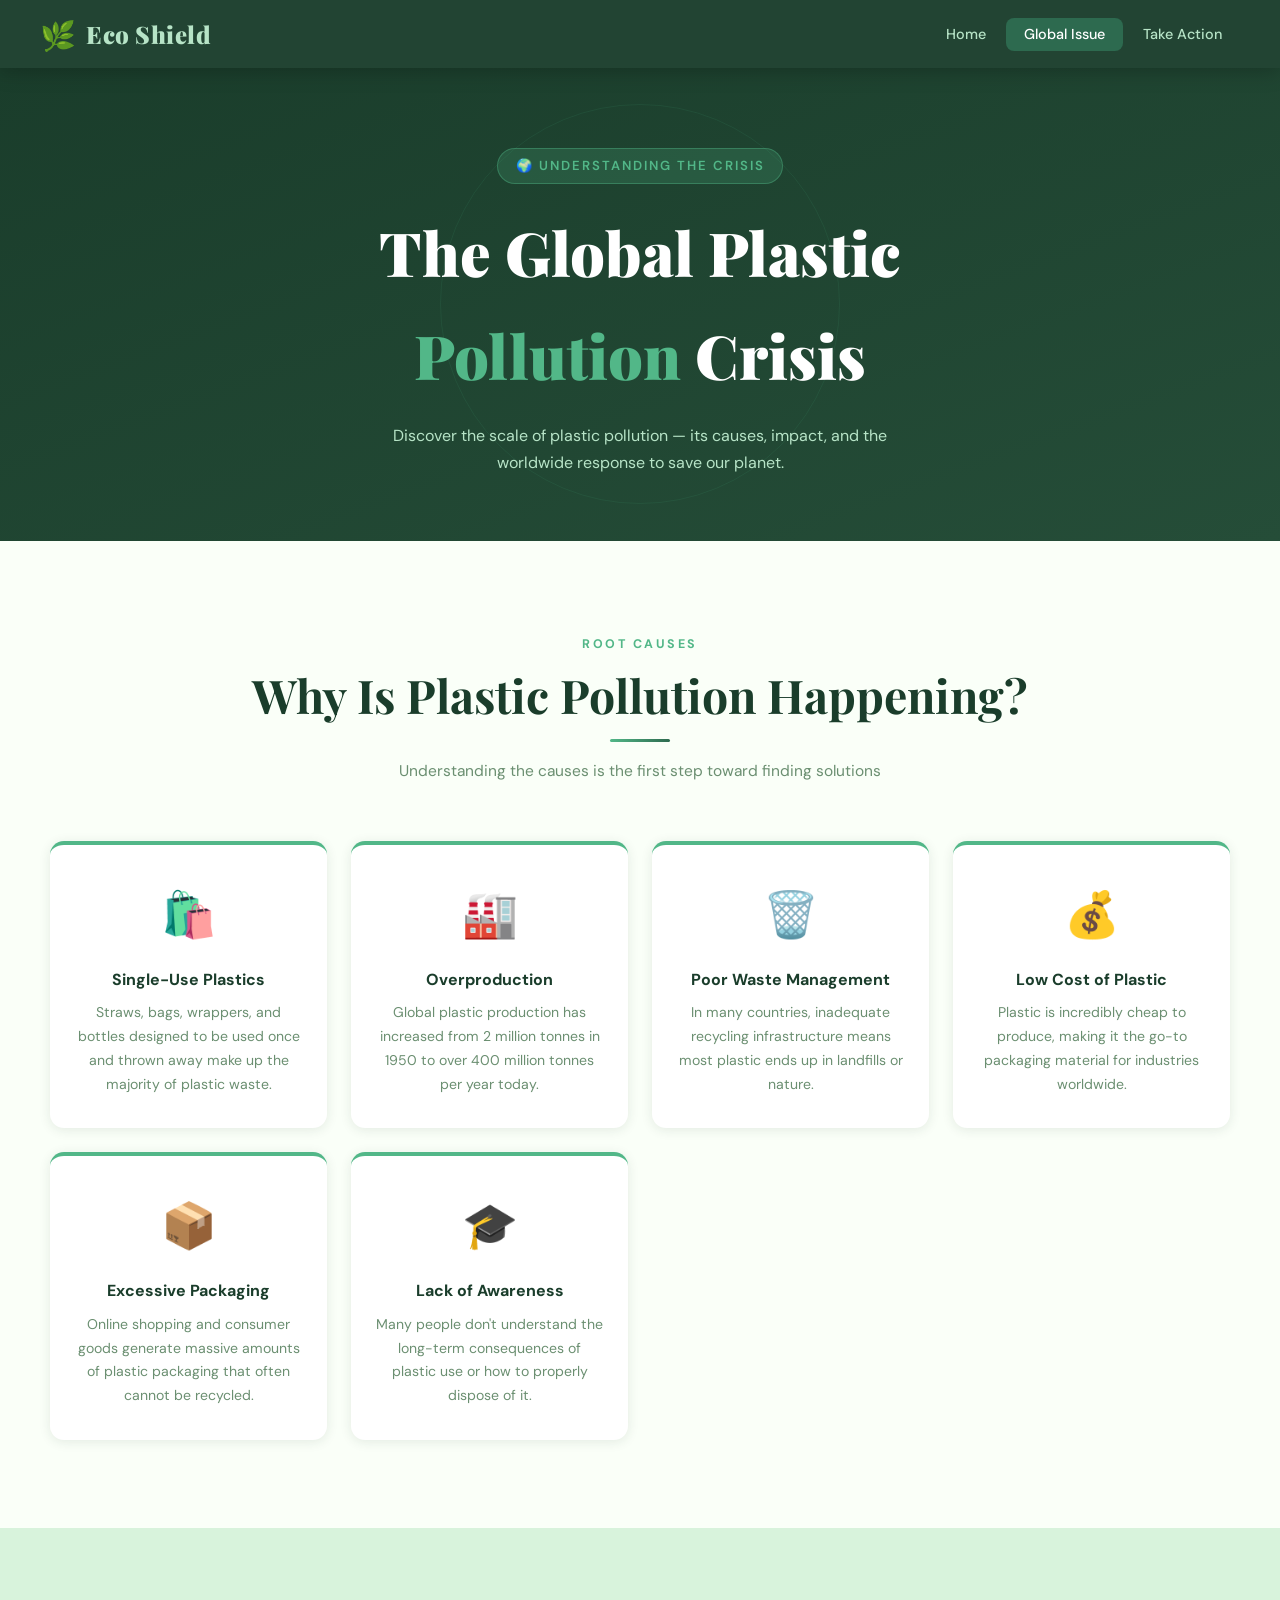
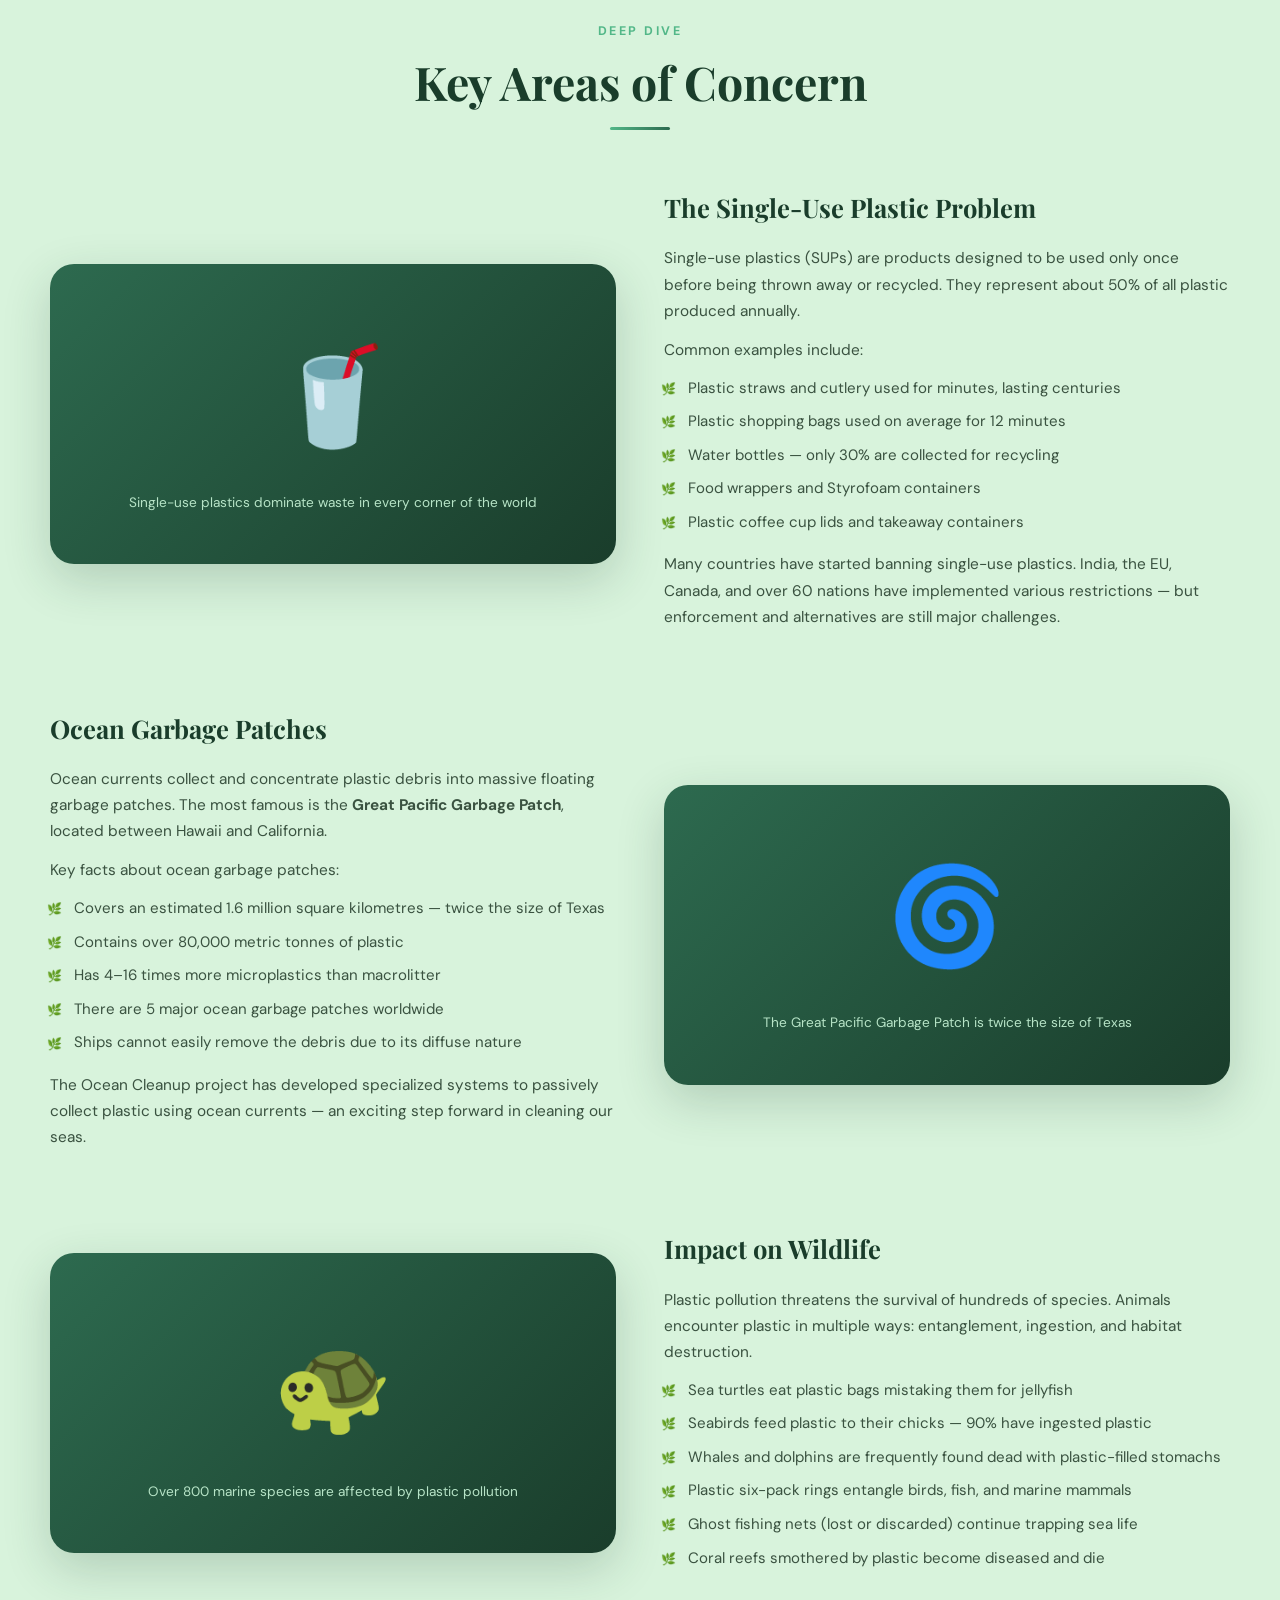
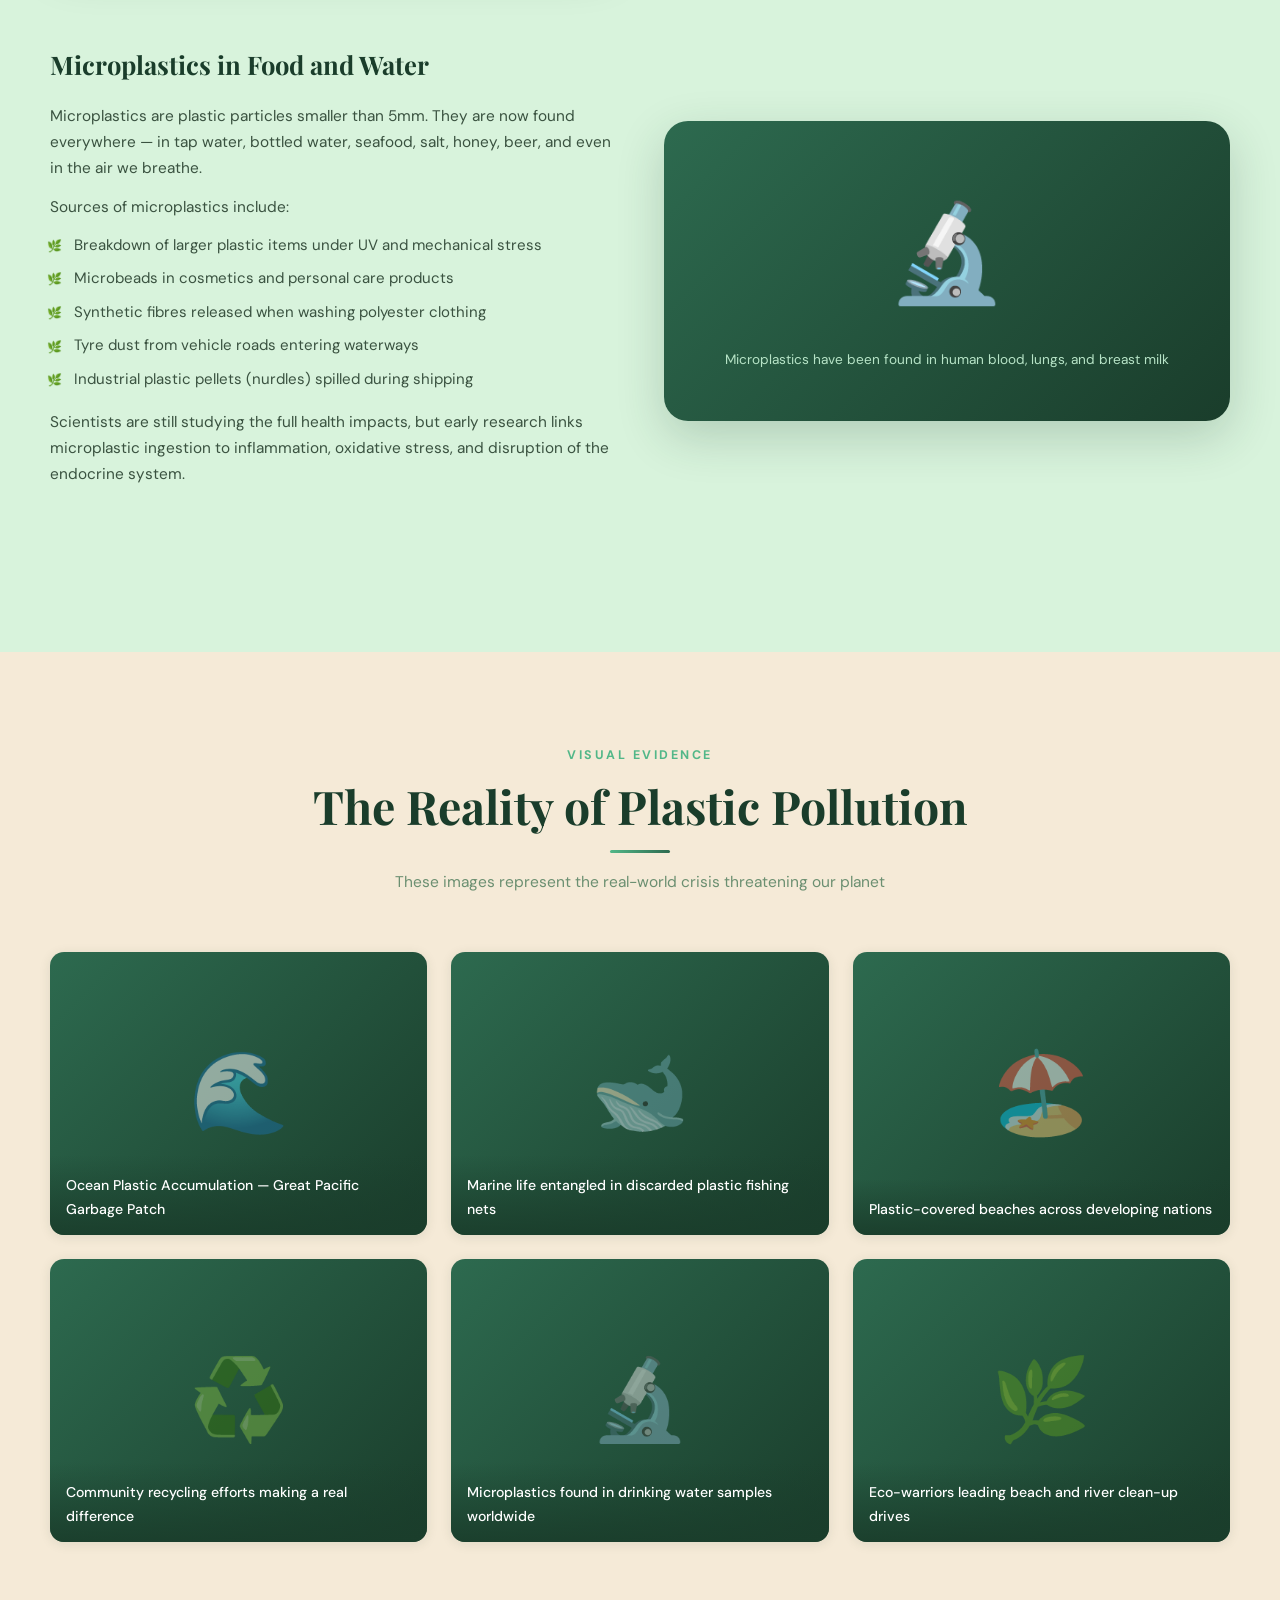
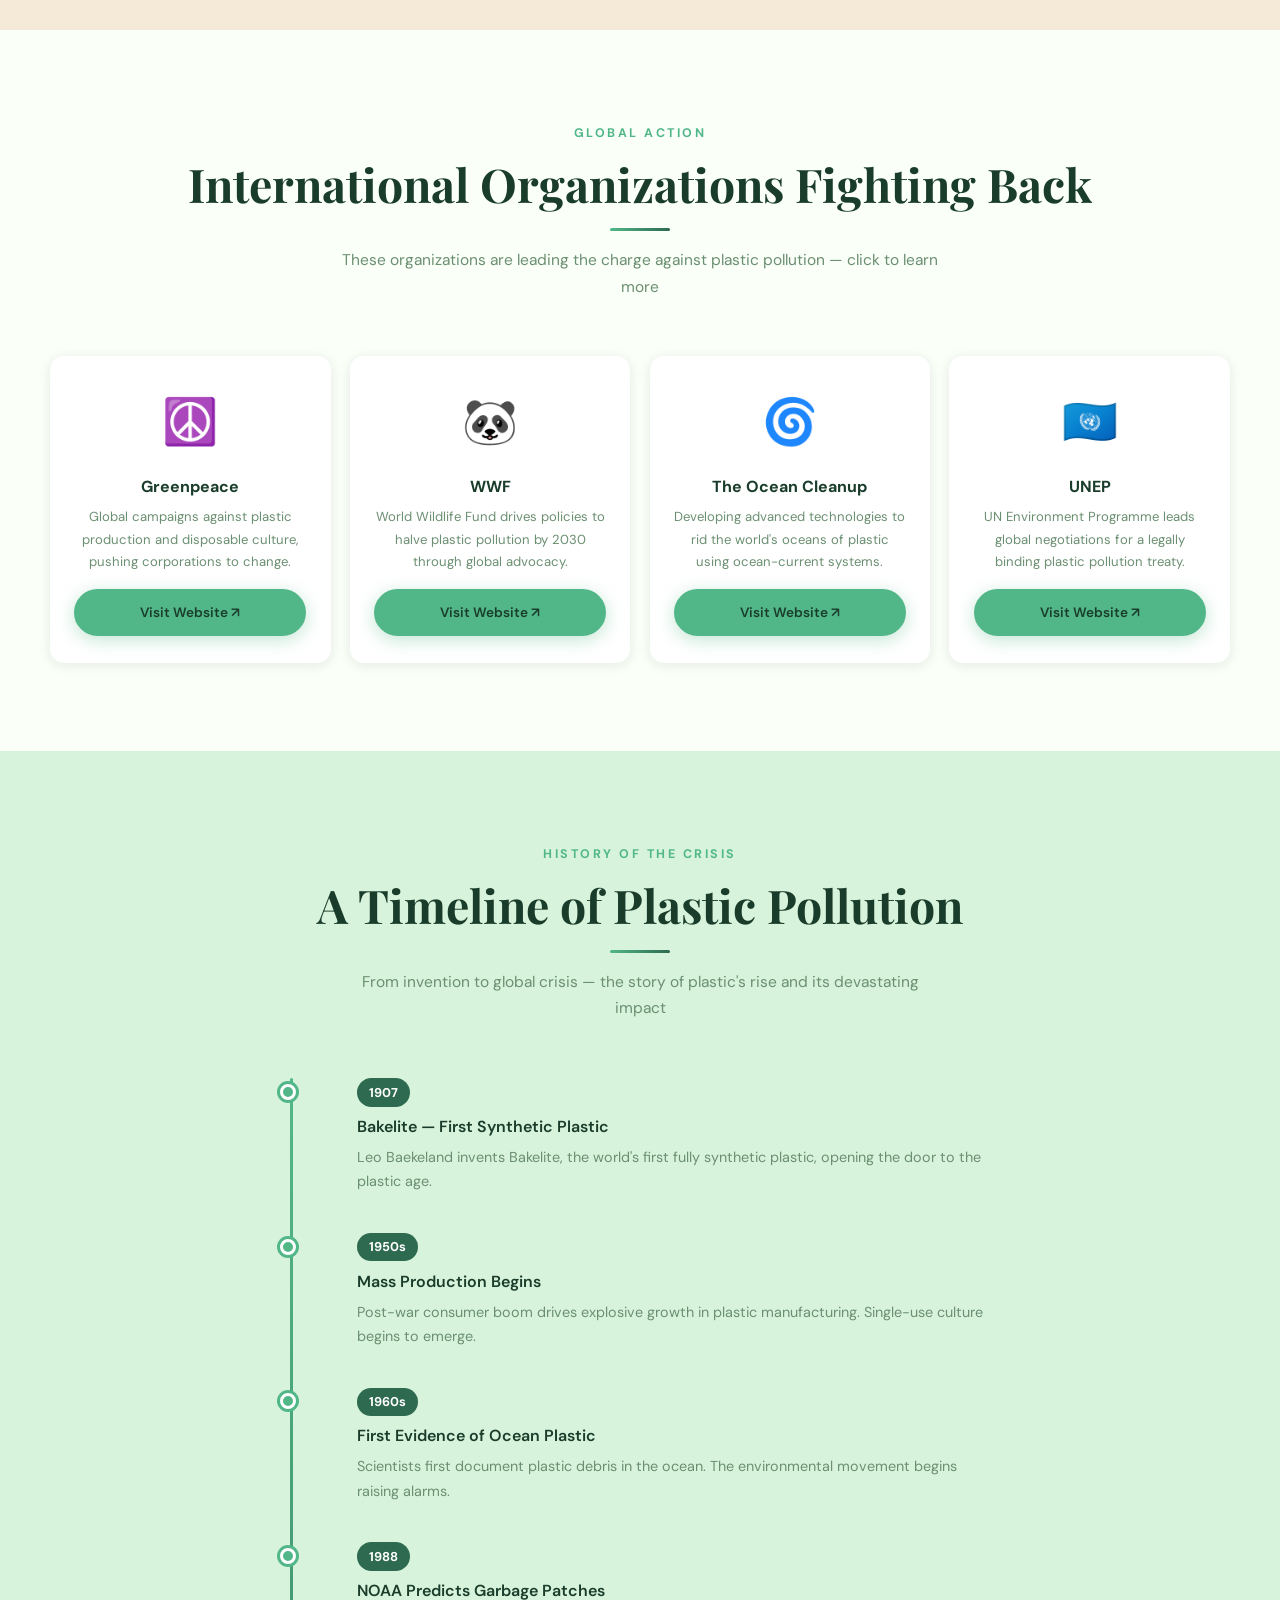
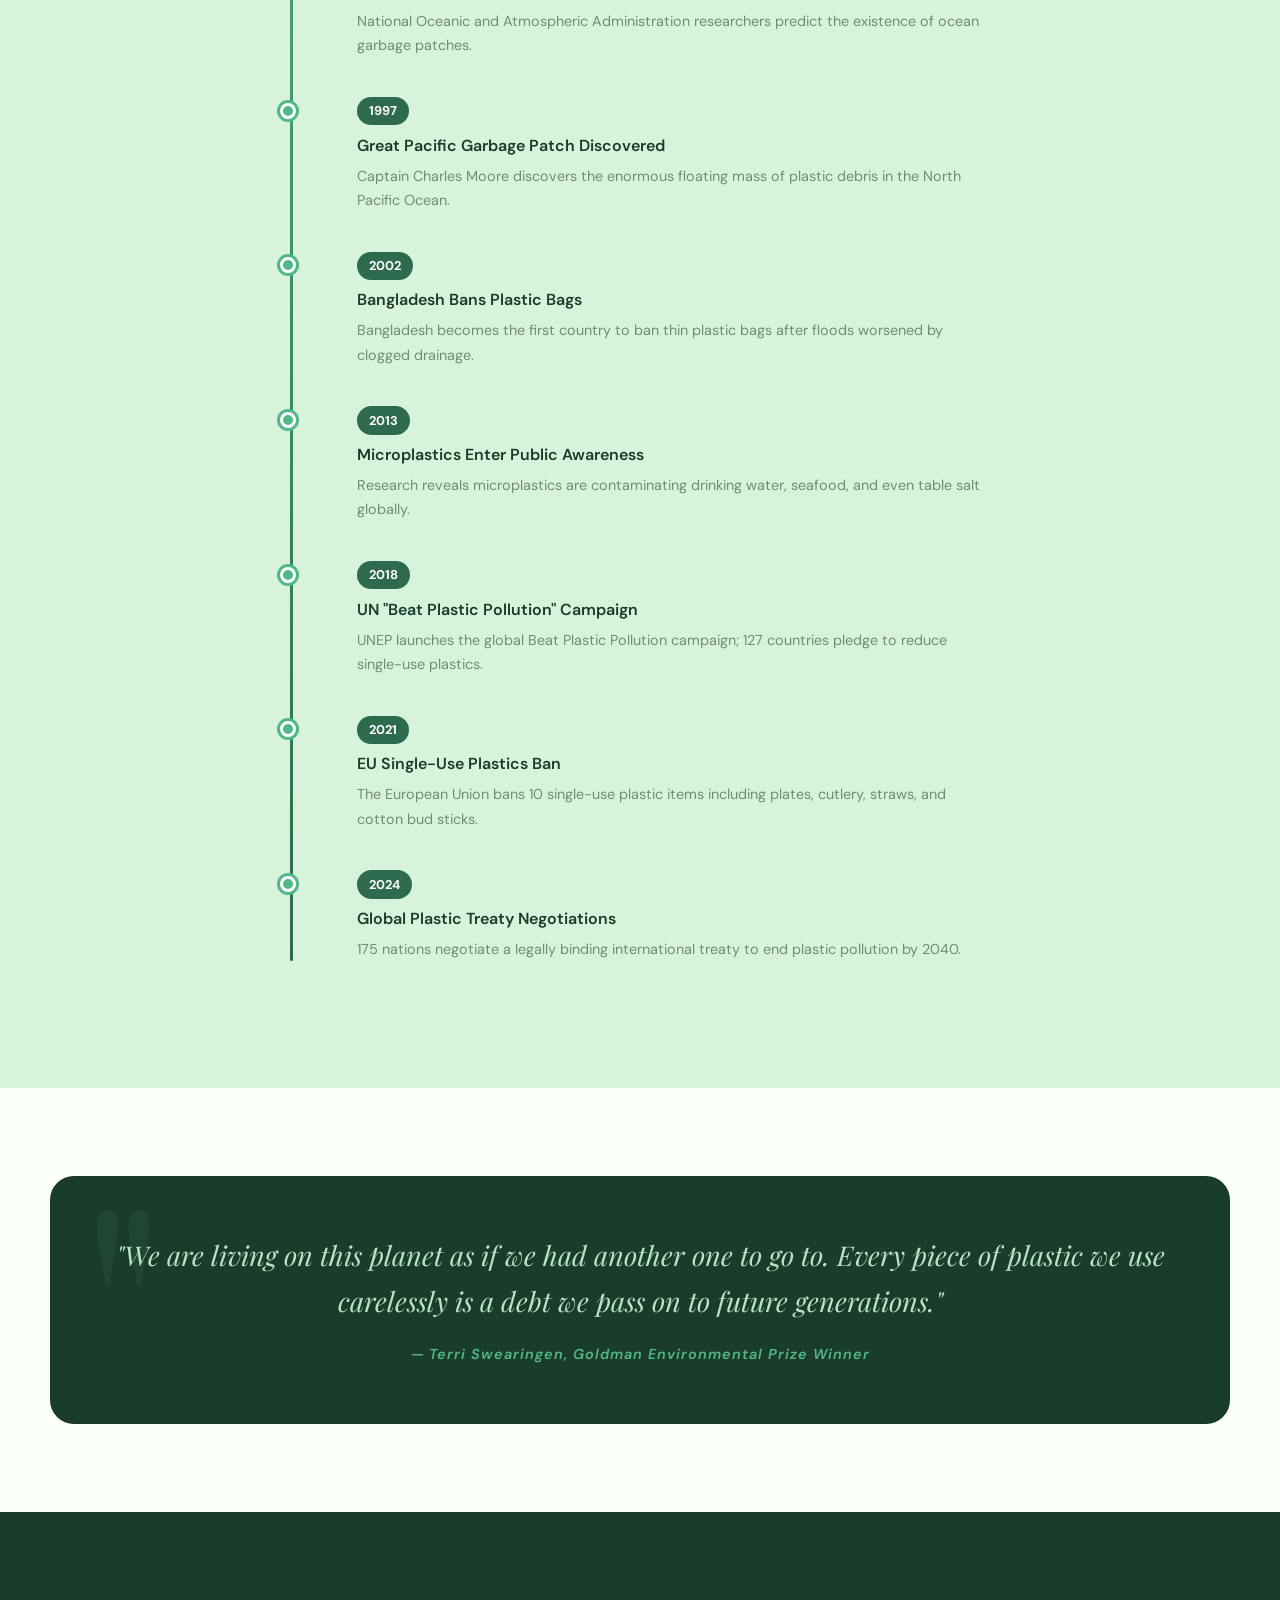
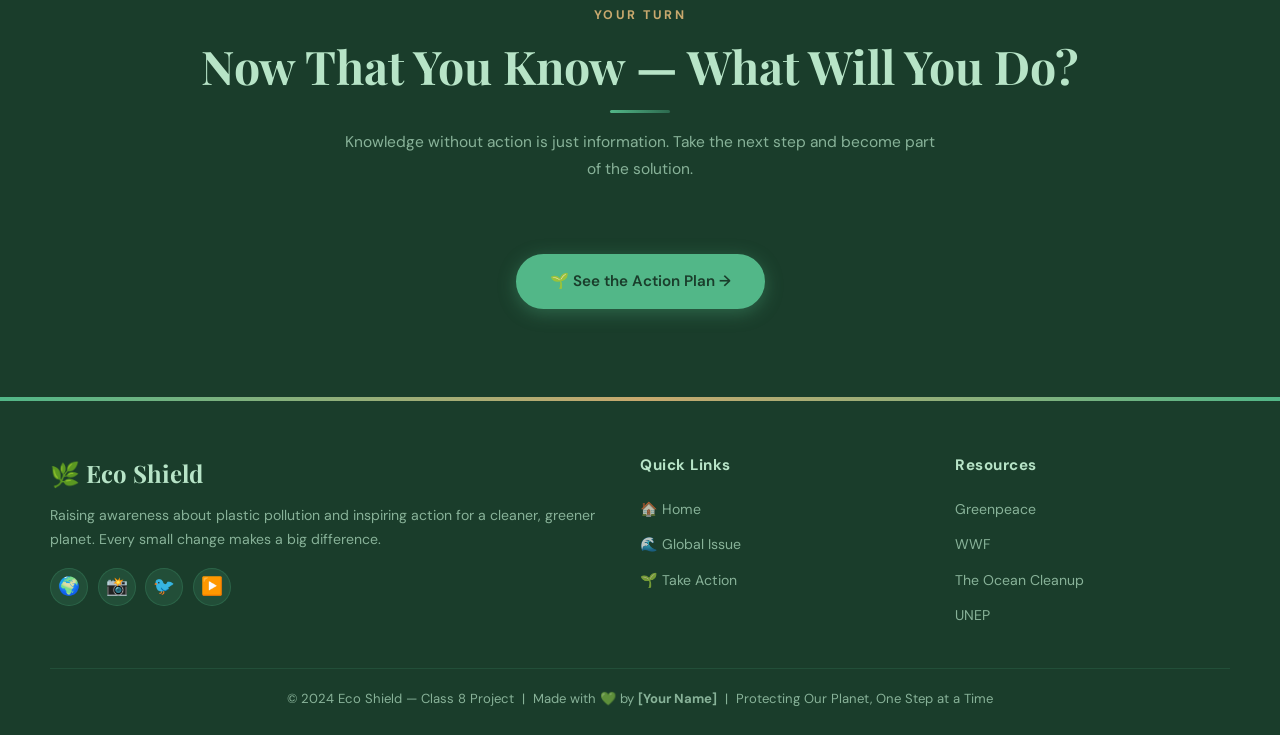
<file: issue.html>
<!DOCTYPE html>
<html lang="en">
<head>
  <meta charset="UTF-8" />
  <meta name="viewport" content="width=device-width, initial-scale=1.0" />
  <title>The Global Issue — Eco Shield</title>
  <link rel="stylesheet" href="style.css" />
  <link rel="icon" href="data:image/svg+xml,<svg xmlns='http://www.w3.org/2000/svg' viewBox='0 0 100 100'><text y='.9em' font-size='90'>🌿</text></svg>" />
</head>
<body>

  <!-- ============ NAVIGATION ============ -->
  <nav class="navbar">
    <div class="nav-brand">
      <span class="leaf-icon">🌿</span>
      Eco Shield
    </div>
    <button class="nav-toggle" id="navToggle" aria-label="Toggle Menu">
      <span></span><span></span><span></span>
    </button>
    <ul class="nav-links" id="navLinks">
      <li><a href="index.html">Home</a></li>
      <li><a href="issue.html" class="active">Global Issue</a></li>
      <li><a href="action.html">Take Action</a></li>
    </ul>
  </nav>

  <!-- ============ PAGE HEADER ============ -->
  <section class="page-header">
    <span class="hero-badge">🌍 Understanding the Crisis</span>
    <h1>The Global Plastic<br><span>Pollution</span> Crisis</h1>
    <p>Discover the scale of plastic pollution — its causes, impact, and the worldwide response to save our planet.</p>
  </section>

  <!-- ============ CAUSES SECTION ============ -->
  <section class="section section-light">
    <div class="container">
      <div class="section-header">
        <span class="section-label">Root Causes</span>
        <h2>Why Is Plastic Pollution Happening?</h2>
        <div class="divider"></div>
        <p>Understanding the causes is the first step toward finding solutions</p>
      </div>
      <div class="causes-grid">
        <div class="cause-card">
          <div class="icon">🛍️</div>
          <h4>Single-Use Plastics</h4>
          <p>Straws, bags, wrappers, and bottles designed to be used once and thrown away make up the majority of plastic waste.</p>
        </div>
        <div class="cause-card">
          <div class="icon">🏭</div>
          <h4>Overproduction</h4>
          <p>Global plastic production has increased from 2 million tonnes in 1950 to over 400 million tonnes per year today.</p>
        </div>
        <div class="cause-card">
          <div class="icon">🗑️</div>
          <h4>Poor Waste Management</h4>
          <p>In many countries, inadequate recycling infrastructure means most plastic ends up in landfills or nature.</p>
        </div>
        <div class="cause-card">
          <div class="icon">💰</div>
          <h4>Low Cost of Plastic</h4>
          <p>Plastic is incredibly cheap to produce, making it the go-to packaging material for industries worldwide.</p>
        </div>
        <div class="cause-card">
          <div class="icon">📦</div>
          <h4>Excessive Packaging</h4>
          <p>Online shopping and consumer goods generate massive amounts of plastic packaging that often cannot be recycled.</p>
        </div>
        <div class="cause-card">
          <div class="icon">🎓</div>
          <h4>Lack of Awareness</h4>
          <p>Many people don't understand the long-term consequences of plastic use or how to properly dispose of it.</p>
        </div>
      </div>
    </div>
  </section>

  <!-- ============ DETAILED INFO SECTIONS ============ -->
  <section class="section section-mist">
    <div class="container">
      <div class="section-header">
        <span class="section-label">Deep Dive</span>
        <h2>Key Areas of Concern</h2>
        <div class="divider"></div>
      </div>

      <!-- Single-Use Plastics -->
      <div class="info-section">
        <div class="info-visual">
          <div class="big-icon">🥤</div>
          <p>Single-use plastics dominate waste in every corner of the world</p>
        </div>
        <div class="info-text">
          <h3>The Single-Use Plastic Problem</h3>
          <p>Single-use plastics (SUPs) are products designed to be used only once before being thrown away or recycled. They represent about 50% of all plastic produced annually.</p>
          <p>Common examples include:</p>
          <ul>
            <li>Plastic straws and cutlery used for minutes, lasting centuries</li>
            <li>Plastic shopping bags used on average for 12 minutes</li>
            <li>Water bottles — only 30% are collected for recycling</li>
            <li>Food wrappers and Styrofoam containers</li>
            <li>Plastic coffee cup lids and takeaway containers</li>
          </ul>
          <p style="margin-top:1rem;">Many countries have started banning single-use plastics. India, the EU, Canada, and over 60 nations have implemented various restrictions — but enforcement and alternatives are still major challenges.</p>
        </div>
      </div>

      <!-- Ocean Garbage Patches -->
      <div class="info-section reverse">
        <div class="info-visual">
          <div class="big-icon">🌀</div>
          <p>The Great Pacific Garbage Patch is twice the size of Texas</p>
        </div>
        <div class="info-text">
          <h3>Ocean Garbage Patches</h3>
          <p>Ocean currents collect and concentrate plastic debris into massive floating garbage patches. The most famous is the <strong>Great Pacific Garbage Patch</strong>, located between Hawaii and California.</p>
          <p>Key facts about ocean garbage patches:</p>
          <ul>
            <li>Covers an estimated 1.6 million square kilometres — twice the size of Texas</li>
            <li>Contains over 80,000 metric tonnes of plastic</li>
            <li>Has 4–16 times more microplastics than macrolitter</li>
            <li>There are 5 major ocean garbage patches worldwide</li>
            <li>Ships cannot easily remove the debris due to its diffuse nature</li>
          </ul>
          <p style="margin-top:1rem;">The Ocean Cleanup project has developed specialized systems to passively collect plastic using ocean currents — an exciting step forward in cleaning our seas.</p>
        </div>
      </div>

      <!-- Impact on Wildlife -->
      <div class="info-section">
        <div class="info-visual">
          <div class="big-icon">🐢</div>
          <p>Over 800 marine species are affected by plastic pollution</p>
        </div>
        <div class="info-text">
          <h3>Impact on Wildlife</h3>
          <p>Plastic pollution threatens the survival of hundreds of species. Animals encounter plastic in multiple ways: entanglement, ingestion, and habitat destruction.</p>
          <ul>
            <li>Sea turtles eat plastic bags mistaking them for jellyfish</li>
            <li>Seabirds feed plastic to their chicks — 90% have ingested plastic</li>
            <li>Whales and dolphins are frequently found dead with plastic-filled stomachs</li>
            <li>Plastic six-pack rings entangle birds, fish, and marine mammals</li>
            <li>Ghost fishing nets (lost or discarded) continue trapping sea life</li>
            <li>Coral reefs smothered by plastic become diseased and die</li>
          </ul>
        </div>
      </div>

      <!-- Microplastics -->
      <div class="info-section reverse">
        <div class="info-visual">
          <div class="big-icon">🔬</div>
          <p>Microplastics have been found in human blood, lungs, and breast milk</p>
        </div>
        <div class="info-text">
          <h3>Microplastics in Food and Water</h3>
          <p>Microplastics are plastic particles smaller than 5mm. They are now found everywhere — in tap water, bottled water, seafood, salt, honey, beer, and even in the air we breathe.</p>
          <p>Sources of microplastics include:</p>
          <ul>
            <li>Breakdown of larger plastic items under UV and mechanical stress</li>
            <li>Microbeads in cosmetics and personal care products</li>
            <li>Synthetic fibres released when washing polyester clothing</li>
            <li>Tyre dust from vehicle roads entering waterways</li>
            <li>Industrial plastic pellets (nurdles) spilled during shipping</li>
          </ul>
          <p style="margin-top:1rem;">Scientists are still studying the full health impacts, but early research links microplastic ingestion to inflammation, oxidative stress, and disruption of the endocrine system.</p>
        </div>
      </div>
    </div>
  </section>

  <!-- ============ IMAGE GALLERY ============ -->
  <section class="section section-earth">
    <div class="container">
      <div class="section-header">
        <span class="section-label">Visual Evidence</span>
        <h2>The Reality of Plastic Pollution</h2>
        <div class="divider"></div>
        <p>These images represent the real-world crisis threatening our planet</p>
      </div>
      <div class="gallery-grid">
        <div class="gallery-item">
          <span class="gallery-icon">🌊</span>
          <div class="gallery-caption">Ocean Plastic Accumulation — Great Pacific Garbage Patch</div>
        </div>
        <div class="gallery-item">
          <span class="gallery-icon">🐋</span>
          <div class="gallery-caption">Marine life entangled in discarded plastic fishing nets</div>
        </div>
        <div class="gallery-item">
          <span class="gallery-icon">🏖️</span>
          <div class="gallery-caption">Plastic-covered beaches across developing nations</div>
        </div>
        <div class="gallery-item">
          <span class="gallery-icon">♻️</span>
          <div class="gallery-caption">Community recycling efforts making a real difference</div>
        </div>
        <div class="gallery-item">
          <span class="gallery-icon">🔬</span>
          <div class="gallery-caption">Microplastics found in drinking water samples worldwide</div>
        </div>
        <div class="gallery-item">
          <span class="gallery-icon">🌿</span>
          <div class="gallery-caption">Eco-warriors leading beach and river clean-up drives</div>
        </div>
      </div>
    </div>
  </section>

  <!-- ============ INTERNATIONAL NGOs ============ -->
  <section class="section section-light">
    <div class="container">
      <div class="section-header">
        <span class="section-label">Global Action</span>
        <h2>International Organizations Fighting Back</h2>
        <div class="divider"></div>
        <p>These organizations are leading the charge against plastic pollution — click to learn more</p>
      </div>
      <div class="ngo-grid">
        <div class="ngo-card">
          <div class="ngo-icon">☮️</div>
          <h4>Greenpeace</h4>
          <p>Global campaigns against plastic production and disposable culture, pushing corporations to change.</p>
          <a href="https://www.greenpeace.org" target="_blank" class="btn btn-primary" style="padding:.6rem 1.3rem;font-size:.85rem;">Visit Website ↗</a>
        </div>
        <div class="ngo-card">
          <div class="ngo-icon">🐼</div>
          <h4>WWF</h4>
          <p>World Wildlife Fund drives policies to halve plastic pollution by 2030 through global advocacy.</p>
          <a href="https://www.wwf.org" target="_blank" class="btn btn-primary" style="padding:.6rem 1.3rem;font-size:.85rem;">Visit Website ↗</a>
        </div>
        <div class="ngo-card">
          <div class="ngo-icon">🌀</div>
          <h4>The Ocean Cleanup</h4>
          <p>Developing advanced technologies to rid the world's oceans of plastic using ocean-current systems.</p>
          <a href="https://theoceancleanup.com" target="_blank" class="btn btn-primary" style="padding:.6rem 1.3rem;font-size:.85rem;">Visit Website ↗</a>
        </div>
        <div class="ngo-card">
          <div class="ngo-icon">🇺🇳</div>
          <h4>UNEP</h4>
          <p>UN Environment Programme leads global negotiations for a legally binding plastic pollution treaty.</p>
          <a href="https://www.unep.org" target="_blank" class="btn btn-primary" style="padding:.6rem 1.3rem;font-size:.85rem;">Visit Website ↗</a>
        </div>
      </div>
    </div>
  </section>

  <!-- ============ TIMELINE ============ -->
  <section class="section section-mist">
    <div class="container">
      <div class="section-header">
        <span class="section-label">History of the Crisis</span>
        <h2>A Timeline of Plastic Pollution</h2>
        <div class="divider"></div>
        <p>From invention to global crisis — the story of plastic's rise and its devastating impact</p>
      </div>
      <div style="max-width:700px;margin:0 auto;">
        <div class="timeline">
          <div class="timeline-item">
            <span class="timeline-year">1907</span>
            <h4>Bakelite — First Synthetic Plastic</h4>
            <p>Leo Baekeland invents Bakelite, the world's first fully synthetic plastic, opening the door to the plastic age.</p>
          </div>
          <div class="timeline-item">
            <span class="timeline-year">1950s</span>
            <h4>Mass Production Begins</h4>
            <p>Post-war consumer boom drives explosive growth in plastic manufacturing. Single-use culture begins to emerge.</p>
          </div>
          <div class="timeline-item">
            <span class="timeline-year">1960s</span>
            <h4>First Evidence of Ocean Plastic</h4>
            <p>Scientists first document plastic debris in the ocean. The environmental movement begins raising alarms.</p>
          </div>
          <div class="timeline-item">
            <span class="timeline-year">1988</span>
            <h4>NOAA Predicts Garbage Patches</h4>
            <p>National Oceanic and Atmospheric Administration researchers predict the existence of ocean garbage patches.</p>
          </div>
          <div class="timeline-item">
            <span class="timeline-year">1997</span>
            <h4>Great Pacific Garbage Patch Discovered</h4>
            <p>Captain Charles Moore discovers the enormous floating mass of plastic debris in the North Pacific Ocean.</p>
          </div>
          <div class="timeline-item">
            <span class="timeline-year">2002</span>
            <h4>Bangladesh Bans Plastic Bags</h4>
            <p>Bangladesh becomes the first country to ban thin plastic bags after floods worsened by clogged drainage.</p>
          </div>
          <div class="timeline-item">
            <span class="timeline-year">2013</span>
            <h4>Microplastics Enter Public Awareness</h4>
            <p>Research reveals microplastics are contaminating drinking water, seafood, and even table salt globally.</p>
          </div>
          <div class="timeline-item">
            <span class="timeline-year">2018</span>
            <h4>UN "Beat Plastic Pollution" Campaign</h4>
            <p>UNEP launches the global Beat Plastic Pollution campaign; 127 countries pledge to reduce single-use plastics.</p>
          </div>
          <div class="timeline-item">
            <span class="timeline-year">2021</span>
            <h4>EU Single-Use Plastics Ban</h4>
            <p>The European Union bans 10 single-use plastic items including plates, cutlery, straws, and cotton bud sticks.</p>
          </div>
          <div class="timeline-item">
            <span class="timeline-year">2024</span>
            <h4>Global Plastic Treaty Negotiations</h4>
            <p>175 nations negotiate a legally binding international treaty to end plastic pollution by 2040.</p>
          </div>
        </div>
      </div>
    </div>
  </section>

  <!-- ============ QUOTE ============ -->
  <section class="section section-light">
    <div class="container">
      <div class="quote-block">
        <blockquote>
          "We are living on this planet as if we had another one to go to. 
          Every piece of plastic we use carelessly is a debt we pass on to future generations."
        </blockquote>
        <cite>— Terri Swearingen, Goldman Environmental Prize Winner</cite>
      </div>
    </div>
  </section>

  <!-- ============ CTA ============ -->
  <section class="section section-dark" style="text-align:center;">
    <div class="container">
      <div class="section-header">
        <span class="section-label" style="color:var(--earth);">Your Turn</span>
        <h2>Now That You Know — What Will You Do?</h2>
        <div class="divider"></div>
        <p>Knowledge without action is just information. Take the next step and become part of the solution.</p>
      </div>
      <a href="action.html" class="btn btn-primary" style="margin-top:1rem;">🌱 See the Action Plan →</a>
    </div>
  </section>

  <!-- ============ FOOTER ============ -->
  <footer class="footer">
    <div class="footer-grid">
      <div class="footer-brand">
        <h3>🌿 Eco Shield</h3>
        <p>Raising awareness about plastic pollution and inspiring action for a cleaner, greener planet. Every small change makes a big difference.</p>
        <div class="social-icons">
          <a href="#" title="Facebook">🌍</a>
          <a href="#" title="Instagram">📸</a>
          <a href="#" title="Twitter">🐦</a>
          <a href="#" title="YouTube">▶️</a>
        </div>
      </div>
      <div class="footer-col">
        <h4>Quick Links</h4>
        <ul>
          <li><a href="index.html">🏠 Home</a></li>
          <li><a href="issue.html">🌊 Global Issue</a></li>
          <li><a href="action.html">🌱 Take Action</a></li>
        </ul>
      </div>
      <div class="footer-col">
        <h4>Resources</h4>
        <ul>
          <li><a href="https://www.greenpeace.org" target="_blank">Greenpeace</a></li>
          <li><a href="https://www.wwf.org" target="_blank">WWF</a></li>
          <li><a href="https://theoceancleanup.com" target="_blank">The Ocean Cleanup</a></li>
          <li><a href="https://www.unep.org" target="_blank">UNEP</a></li>
        </ul>
      </div>
    </div>
    <div class="footer-bottom">
      <p>© 2024 Eco Shield — Class 8 Project &nbsp;|&nbsp; Made with 💚 by <strong>[Your Name]</strong> &nbsp;|&nbsp; Protecting Our Planet, One Step at a Time</p>
    </div>
  </footer>

  <!-- Back to Top -->
  <a href="#" class="back-top" id="backTop" aria-label="Back to top">↑</a>

  <script>
    const toggle = document.getElementById('navToggle');
    const navLinks = document.getElementById('navLinks');
    toggle.addEventListener('click', () => navLinks.classList.toggle('open'));
    navLinks.querySelectorAll('a').forEach(a => a.addEventListener('click', () => navLinks.classList.remove('open')));

    const backTop = document.getElementById('backTop');
    window.addEventListener('scroll', () => {
      backTop.classList.toggle('visible', window.scrollY > 400);
    });

    const observer = new IntersectionObserver((entries) => {
      entries.forEach(e => {
        if (e.isIntersecting) {
          e.target.style.opacity = '1';
          e.target.style.transform = 'translateY(0)';
        }
      });
    }, { threshold: 0.08 });
    document.querySelectorAll('.cause-card, .ngo-card, .timeline-item, .gallery-item').forEach(el => {
      el.style.opacity = '0';
      el.style.transform = 'translateY(28px)';
      el.style.transition = 'opacity .6s ease, transform .6s ease';
      observer.observe(el);
    });
  </script>
</body>
</html>
</file>
<file: style.css>
/* ============================================
   ECO SHIELD - style.css
   Theme: Organic / Natural / Environmental
   ============================================ */

@import url('https://fonts.googleapis.com/css2?family=Playfair+Display:wght@400;700;900&family=DM+Sans:wght@300;400;500;600&display=swap');

/* ---- CSS VARIABLES ---- */
:root {
  --green-dark:   #1a3d2b;
  --green-mid:    #2d6a4f;
  --green-light:  #52b788;
  --green-pale:   #b7e4c7;
  --green-mist:   #d8f3dc;
  --earth:        #c8a96e;
  --earth-light:  #f5ead7;
  --white:        #fafff8;
  --text-dark:    #162013;
  --text-mid:     #3a5240;
  --text-soft:    #6b8f71;
  --shadow-sm:    0 2px 12px rgba(26,61,43,.10);
  --shadow-md:    0 6px 28px rgba(26,61,43,.15);
  --shadow-lg:    0 16px 48px rgba(26,61,43,.20);
  --radius:       14px;
  --radius-lg:    24px;
  --transition:   .35s cubic-bezier(.4,0,.2,1);
}

/* ---- RESET & BASE ---- */
*, *::before, *::after { box-sizing: border-box; margin: 0; padding: 0; }
html { scroll-behavior: smooth; font-size: 16px; }
body {
  font-family: 'DM Sans', sans-serif;
  background-color: var(--white);
  color: var(--text-dark);
  line-height: 1.7;
  overflow-x: hidden;
}
img { max-width: 100%; display: block; }
a { color: inherit; text-decoration: none; }
ul { list-style: none; }

/* ---- LEAF BACKGROUND PATTERN ---- */
body::before {
  content: '';
  position: fixed;
  inset: 0;
  background-image:
    radial-gradient(ellipse 80% 60% at 10% 0%, rgba(82,183,136,.08) 0%, transparent 60%),
    radial-gradient(ellipse 60% 80% at 90% 100%, rgba(45,106,79,.10) 0%, transparent 60%);
  pointer-events: none;
  z-index: 0;
}

/* ============================================
   NAVIGATION
   ============================================ */
.navbar {
  position: sticky;
  top: 0;
  z-index: 1000;
  background: rgba(26,61,43,.96);
  backdrop-filter: blur(14px);
  -webkit-backdrop-filter: blur(14px);
  display: flex;
  align-items: center;
  justify-content: space-between;
  padding: 0 2.5rem;
  height: 68px;
  box-shadow: 0 2px 20px rgba(0,0,0,.25);
}
.nav-brand {
  display: flex;
  align-items: center;
  gap: .6rem;
  font-family: 'Playfair Display', serif;
  font-size: 1.5rem;
  font-weight: 900;
  color: var(--green-pale);
  letter-spacing: .5px;
}
.nav-brand .leaf-icon { font-size: 1.8rem; animation: leafSway 3s ease-in-out infinite; }
@keyframes leafSway {
  0%,100% { transform: rotate(-5deg); }
  50%      { transform: rotate(8deg); }
}
.nav-links {
  display: flex;
  gap: .2rem;
  align-items: center;
}
.nav-links a {
  padding: .45rem 1.1rem;
  border-radius: 8px;
  font-size: .9rem;
  font-weight: 500;
  color: var(--green-pale);
  transition: var(--transition);
  position: relative;
}
.nav-links a::after {
  content: '';
  position: absolute;
  bottom: 4px; left: 50%;
  transform: translateX(-50%) scaleX(0);
  width: 60%; height: 2px;
  background: var(--green-light);
  border-radius: 2px;
  transition: transform var(--transition);
}
.nav-links a:hover { color: #fff; background: rgba(82,183,136,.18); }
.nav-links a:hover::after { transform: translateX(-50%) scaleX(1); }
.nav-links a.active { color: #fff; background: var(--green-mid); }

/* Hamburger */
.nav-toggle { display: none; flex-direction: column; gap: 5px; cursor: pointer; padding: .4rem; }
.nav-toggle span { display: block; width: 24px; height: 2px; background: var(--green-pale); border-radius: 2px; transition: var(--transition); }

/* ============================================
   HERO
   ============================================ */
.hero {
  position: relative;
  min-height: 92vh;
  display: flex;
  align-items: center;
  justify-content: center;
  text-align: center;
  padding: 5rem 2rem 4rem;
  overflow: hidden;
  background: linear-gradient(160deg, var(--green-dark) 0%, #254d38 55%, #1f4a35 100%);
}
.hero-bg {
  position: absolute;
  inset: 0;
  background-image: url("data:image/svg+xml,%3Csvg xmlns='http://www.w3.org/2000/svg' width='600' height='600'%3E%3Cellipse cx='100' cy='500' rx='320' ry='220' fill='%2352b788' fill-opacity='.06'/%3E%3Cellipse cx='500' cy='100' rx='260' ry='200' fill='%23b7e4c7' fill-opacity='.05'/%3E%3C/svg%3E");
  background-size: cover;
}
/* Floating circles decoration */
.hero::after {
  content: '';
  position: absolute;
  width: 500px; height: 500px;
  border-radius: 50%;
  border: 1px solid rgba(82,183,136,.12);
  top: 50%; left: 50%;
  transform: translate(-50%,-50%);
  animation: pulse 5s ease-in-out infinite;
}
@keyframes pulse {
  0%,100% { transform: translate(-50%,-50%) scale(1); opacity:.6; }
  50%      { transform: translate(-50%,-50%) scale(1.12); opacity:.2; }
}
.hero-content { position: relative; z-index: 2; max-width: 780px; }
.hero-badge {
  display: inline-block;
  background: rgba(82,183,136,.2);
  border: 1px solid rgba(82,183,136,.4);
  color: var(--green-light);
  padding: .35rem 1.1rem;
  border-radius: 50px;
  font-size: .82rem;
  font-weight: 600;
  letter-spacing: 2px;
  text-transform: uppercase;
  margin-bottom: 1.4rem;
  animation: fadeSlideDown .8s ease both;
}
.hero h1 {
  font-family: 'Playfair Display', serif;
  font-size: clamp(3.2rem, 8vw, 6.5rem);
  font-weight: 900;
  color: #fff;
  line-height: 1.05;
  margin-bottom: 1.2rem;
  animation: fadeSlideDown .9s ease .1s both;
}
.hero h1 span { color: var(--green-light); }
.hero-sub {
  font-size: clamp(1rem, 2.5vw, 1.25rem);
  color: var(--green-pale);
  margin-bottom: 1rem;
  font-weight: 300;
  animation: fadeSlideDown 1s ease .2s both;
}
.hero p {
  color: rgba(183,228,199,.75);
  max-width: 560px;
  margin: 0 auto 2.4rem;
  font-size: .97rem;
  animation: fadeSlideDown 1s ease .3s both;
}
.hero-btns {
  display: flex;
  gap: 1rem;
  justify-content: center;
  flex-wrap: wrap;
  animation: fadeSlideDown 1s ease .4s both;
}

@keyframes fadeSlideDown {
  from { opacity: 0; transform: translateY(-22px); }
  to   { opacity: 1; transform: translateY(0); }
}

/* ============================================
   BUTTONS
   ============================================ */
.btn {
  display: inline-flex;
  align-items: center;
  gap: .5rem;
  padding: .8rem 2rem;
  border-radius: 50px;
  font-weight: 600;
  font-size: .95rem;
  cursor: pointer;
  border: 2px solid transparent;
  transition: var(--transition);
  text-decoration: none;
}
.btn-primary {
  background: var(--green-light);
  color: var(--green-dark);
  border-color: var(--green-light);
  box-shadow: 0 4px 18px rgba(82,183,136,.35);
}
.btn-primary:hover {
  background: #fff;
  color: var(--green-dark);
  transform: translateY(-3px);
  box-shadow: 0 8px 28px rgba(82,183,136,.45);
}
.btn-outline {
  background: transparent;
  color: var(--green-pale);
  border-color: rgba(183,228,199,.4);
}
.btn-outline:hover {
  background: rgba(183,228,199,.1);
  border-color: var(--green-pale);
  color: #fff;
  transform: translateY(-3px);
}
.btn-earth {
  background: var(--earth);
  color: #fff;
  border-color: var(--earth);
}
.btn-earth:hover { background: #b8955a; transform: translateY(-3px); }

/* ============================================
   SECTIONS - General
   ============================================ */
.section { position: relative; z-index: 1; padding: 5.5rem 2rem; }
.section-light { background: var(--white); }
.section-mist  { background: var(--green-mist); }
.section-earth { background: var(--earth-light); }
.section-dark  { background: var(--green-dark); color: var(--green-pale); }

.container { max-width: 1180px; margin: 0 auto; }

.section-header { text-align: center; margin-bottom: 3.5rem; }
.section-label {
  display: inline-block;
  font-size: .78rem;
  font-weight: 700;
  letter-spacing: 2.5px;
  text-transform: uppercase;
  color: var(--green-light);
  margin-bottom: .8rem;
}
.section-header h2 {
  font-family: 'Playfair Display', serif;
  font-size: clamp(1.9rem, 4vw, 2.9rem);
  font-weight: 700;
  color: var(--green-dark);
  line-height: 1.2;
}
.section-dark .section-header h2 { color: var(--green-pale); }
.section-header p {
  max-width: 600px;
  margin: 1rem auto 0;
  color: var(--text-soft);
  font-size: .97rem;
}
.section-dark .section-header p { color: rgba(183,228,199,.7); }

/* ---- Divider ---- */
.divider {
  width: 60px; height: 3px;
  background: linear-gradient(90deg, var(--green-light), var(--green-mid));
  border-radius: 3px;
  margin: 1rem auto 0;
}

/* ============================================
   ABOUT SECTION - Index
   ============================================ */
.about-grid {
  display: grid;
  grid-template-columns: 1fr 1fr;
  gap: 3rem;
  align-items: center;
}
.about-text h3 {
  font-family: 'Playfair Display', serif;
  font-size: 1.7rem;
  font-weight: 700;
  color: var(--green-dark);
  margin-bottom: 1rem;
}
.about-text p { color: var(--text-mid); margin-bottom: 1rem; font-size: .97rem; }
.about-visual {
  background: linear-gradient(135deg, var(--green-mid) 0%, var(--green-dark) 100%);
  border-radius: var(--radius-lg);
  min-height: 360px;
  display: flex;
  align-items: center;
  justify-content: center;
  flex-direction: column;
  gap: 1rem;
  position: relative;
  overflow: hidden;
  box-shadow: var(--shadow-lg);
}
.about-visual::before {
  content: '';
  position: absolute;
  width: 300px; height: 300px;
  border-radius: 50%;
  border: 1px solid rgba(82,183,136,.2);
  top: -60px; right: -60px;
}
.about-visual .big-icon { font-size: 7rem; animation: floatIcon 4s ease-in-out infinite; }
@keyframes floatIcon {
  0%,100% { transform: translateY(0); }
  50%      { transform: translateY(-12px); }
}
.about-visual p { color: var(--green-pale); text-align: center; padding: 0 2rem; font-size: .9rem; }

/* ============================================
   STAT CARDS
   ============================================ */
.stats-grid {
  display: grid;
  grid-template-columns: repeat(auto-fit, minmax(240px, 1fr));
  gap: 1.5rem;
}
.stat-card {
  background: #fff;
  border-radius: var(--radius);
  padding: 2rem 1.6rem;
  text-align: center;
  box-shadow: var(--shadow-sm);
  border-top: 4px solid var(--green-light);
  transition: var(--transition);
  position: relative;
  overflow: hidden;
}
.stat-card::before {
  content: '';
  position: absolute;
  inset: 0;
  background: linear-gradient(135deg, rgba(82,183,136,.04) 0%, transparent 60%);
}
.stat-card:hover {
  transform: translateY(-6px);
  box-shadow: var(--shadow-md);
  border-top-color: var(--green-mid);
}
.stat-icon { font-size: 2.5rem; margin-bottom: .8rem; }
.stat-num {
  font-family: 'Playfair Display', serif;
  font-size: 2rem;
  font-weight: 900;
  color: var(--green-dark);
  display: block;
  margin-bottom: .4rem;
}
.stat-card p { color: var(--text-soft); font-size: .9rem; }

/* ============================================
   EXPANDABLE / ACCORDION
   ============================================ */
.accordion { display: flex; flex-direction: column; gap: 1rem; }
.accordion-item {
  border-radius: var(--radius);
  overflow: hidden;
  box-shadow: var(--shadow-sm);
  background: #fff;
  border: 1px solid var(--green-pale);
}
.accordion-header {
  width: 100%;
  background: none;
  border: none;
  padding: 1.2rem 1.6rem;
  text-align: left;
  display: flex;
  align-items: center;
  justify-content: space-between;
  cursor: pointer;
  font-family: 'DM Sans', sans-serif;
  font-size: 1.02rem;
  font-weight: 600;
  color: var(--green-dark);
  transition: var(--transition);
  gap: 1rem;
}
.accordion-header:hover { background: var(--green-mist); }
.accordion-header .acc-icon { font-size: 1.4rem; }
.accordion-arrow {
  margin-left: auto;
  font-size: 1.2rem;
  transition: transform var(--transition);
  color: var(--green-light);
  flex-shrink: 0;
}
.accordion-item.open .accordion-arrow { transform: rotate(180deg); }
.accordion-body {
  max-height: 0;
  overflow: hidden;
  transition: max-height .4s ease, padding .3s ease;
}
.accordion-item.open .accordion-body { max-height: 400px; }
.accordion-body-inner {
  padding: 1rem 1.6rem 1.4rem;
  color: var(--text-mid);
  font-size: .95rem;
  border-top: 1px solid var(--green-mist);
  line-height: 1.75;
}

/* ============================================
   TIMELINE
   ============================================ */
.timeline { position: relative; padding-left: 2rem; }
.timeline::before {
  content: '';
  position: absolute;
  left: 0; top: 0; bottom: 0;
  width: 3px;
  background: linear-gradient(to bottom, var(--green-light), var(--green-mid));
  border-radius: 3px;
}
.timeline-item {
  position: relative;
  padding-left: 2.2rem;
  margin-bottom: 2.4rem;
}
.timeline-item::before {
  content: '';
  position: absolute;
  left: -2.6rem;
  top: .4rem;
  width: 16px; height: 16px;
  border-radius: 50%;
  background: var(--green-light);
  border: 3px solid #fff;
  box-shadow: 0 0 0 3px var(--green-light);
}
.timeline-year {
  display: inline-block;
  background: var(--green-mid);
  color: #fff;
  padding: .2rem .75rem;
  border-radius: 50px;
  font-size: .8rem;
  font-weight: 700;
  margin-bottom: .4rem;
}
.timeline-item h4 {
  font-size: 1rem;
  font-weight: 600;
  color: var(--green-dark);
  margin-bottom: .3rem;
}
.timeline-item p { color: var(--text-soft); font-size: .9rem; }

/* ============================================
   CARDS - Generic
   ============================================ */
.cards-grid {
  display: grid;
  grid-template-columns: repeat(auto-fit, minmax(260px, 1fr));
  gap: 1.6rem;
}
.card {
  background: #fff;
  border-radius: var(--radius);
  padding: 2rem 1.6rem;
  box-shadow: var(--shadow-sm);
  transition: var(--transition);
  border-bottom: 3px solid transparent;
}
.card:hover {
  transform: translateY(-5px);
  box-shadow: var(--shadow-md);
  border-bottom-color: var(--green-light);
}
.card-icon { font-size: 2.6rem; margin-bottom: 1rem; }
.card h3 {
  font-family: 'Playfair Display', serif;
  font-size: 1.15rem;
  font-weight: 700;
  color: var(--green-dark);
  margin-bottom: .5rem;
}
.card p { color: var(--text-soft); font-size: .9rem; }

/* ============================================
   IMAGE GALLERY
   ============================================ */
.gallery-grid {
  display: grid;
  grid-template-columns: repeat(auto-fit, minmax(280px, 1fr));
  gap: 1.5rem;
}
.gallery-item {
  border-radius: var(--radius);
  overflow: hidden;
  box-shadow: var(--shadow-sm);
  position: relative;
  aspect-ratio: 4/3;
  background: linear-gradient(135deg, var(--green-mid), var(--green-dark));
  display: flex;
  align-items: center;
  justify-content: center;
  transition: var(--transition);
}
.gallery-item:hover { transform: scale(1.02); box-shadow: var(--shadow-md); }
.gallery-item .gallery-icon { font-size: 5rem; opacity: .5; }
.gallery-caption {
  position: absolute;
  bottom: 0; left: 0; right: 0;
  background: linear-gradient(to top, rgba(26,61,43,.9), transparent);
  padding: 1.2rem 1rem .8rem;
  color: #fff;
  font-size: .88rem;
  font-weight: 500;
}

/* ============================================
   NGO LINKS
   ============================================ */
.ngo-grid {
  display: grid;
  grid-template-columns: repeat(auto-fit, minmax(220px, 1fr));
  gap: 1.2rem;
}
.ngo-card {
  background: #fff;
  border-radius: var(--radius);
  padding: 1.6rem 1.4rem;
  text-align: center;
  box-shadow: var(--shadow-sm);
  border: 2px solid transparent;
  transition: var(--transition);
}
.ngo-card:hover {
  border-color: var(--green-light);
  transform: translateY(-4px);
  box-shadow: var(--shadow-md);
}
.ngo-card .ngo-icon { font-size: 2.8rem; margin-bottom: .8rem; }
.ngo-card h4 {
  font-weight: 700;
  color: var(--green-dark);
  margin-bottom: .4rem;
  font-size: 1rem;
}
.ngo-card p { font-size: .82rem; color: var(--text-soft); margin-bottom: 1rem; }
.ngo-card a.btn { width: 100%; justify-content: center; }

/* ============================================
   QUOTE BLOCK
   ============================================ */
.quote-block {
  background: var(--green-dark);
  border-radius: var(--radius-lg);
  padding: 3.5rem 3rem;
  text-align: center;
  position: relative;
  overflow: hidden;
}
.quote-block::before {
  content: '"';
  position: absolute;
  top: -20px; left: 30px;
  font-family: 'Playfair Display', serif;
  font-size: 18rem;
  color: rgba(82,183,136,.07);
  line-height: 1;
  pointer-events: none;
}
.quote-block blockquote {
  font-family: 'Playfair Display', serif;
  font-size: clamp(1.2rem, 3vw, 1.7rem);
  font-style: italic;
  color: var(--green-pale);
  margin-bottom: 1rem;
  position: relative;
  z-index: 1;
}
.quote-block cite {
  color: var(--green-light);
  font-size: .9rem;
  font-weight: 600;
  letter-spacing: 1px;
  position: relative;
  z-index: 1;
}

/* ============================================
   ACTION CARDS (Page 3)
   ============================================ */
.action-card {
  background: #fff;
  border-radius: var(--radius-lg);
  padding: 2.2rem 1.8rem;
  box-shadow: var(--shadow-sm);
  transition: var(--transition);
  display: flex;
  flex-direction: column;
  align-items: flex-start;
  gap: .8rem;
  border-left: 5px solid var(--green-light);
}
.action-card:hover {
  transform: translateY(-5px);
  box-shadow: var(--shadow-md);
  border-left-color: var(--green-mid);
}
.action-card .action-num {
  font-family: 'Playfair Display', serif;
  font-size: 2rem;
  font-weight: 900;
  color: var(--green-mist);
  line-height: 1;
}
.action-card h3 {
  font-weight: 700;
  font-size: 1.05rem;
  color: var(--green-dark);
}
.action-card p { font-size: .9rem; color: var(--text-soft); }

/* ============================================
   PLEDGE FORM
   ============================================ */
.pledge-form {
  background: #fff;
  border-radius: var(--radius-lg);
  padding: 2.8rem 2.4rem;
  box-shadow: var(--shadow-md);
  max-width: 640px;
  margin: 0 auto;
}
.pledge-form h3 {
  font-family: 'Playfair Display', serif;
  font-size: 1.6rem;
  font-weight: 700;
  color: var(--green-dark);
  margin-bottom: 1.6rem;
  text-align: center;
}
.form-group { margin-bottom: 1.4rem; }
.form-group label {
  display: block;
  font-weight: 600;
  font-size: .88rem;
  color: var(--text-mid);
  margin-bottom: .5rem;
  letter-spacing: .3px;
}
.form-group input,
.form-group select,
.form-group textarea {
  width: 100%;
  padding: .75rem 1.1rem;
  border: 2px solid var(--green-mist);
  border-radius: var(--radius);
  font-family: 'DM Sans', sans-serif;
  font-size: .95rem;
  color: var(--text-dark);
  background: var(--white);
  transition: border-color var(--transition), box-shadow var(--transition);
  outline: none;
  appearance: none;
}
.form-group input:focus,
.form-group select:focus,
.form-group textarea:focus {
  border-color: var(--green-light);
  box-shadow: 0 0 0 4px rgba(82,183,136,.12);
}
.form-group textarea { resize: vertical; min-height: 100px; }
.checkbox-group { display: flex; flex-direction: column; gap: .6rem; }
.checkbox-group label {
  display: flex;
  align-items: center;
  gap: .6rem;
  font-weight: 400;
  font-size: .92rem;
  cursor: pointer;
}
.checkbox-group input[type="checkbox"] {
  width: 18px; height: 18px;
  accent-color: var(--green-mid);
  cursor: pointer;
}
.pledge-form .btn { width: 100%; justify-content: center; margin-top: .5rem; }

/* ============================================
   CHALLENGE SECTION
   ============================================ */
.challenge-grid {
  display: grid;
  grid-template-columns: repeat(auto-fit, minmax(240px, 1fr));
  gap: 1.4rem;
}
.challenge-card {
  background: linear-gradient(135deg, var(--green-mid) 0%, var(--green-dark) 100%);
  border-radius: var(--radius-lg);
  padding: 2rem 1.6rem;
  color: #fff;
  text-align: center;
  transition: var(--transition);
  position: relative;
  overflow: hidden;
}
.challenge-card::before {
  content: '';
  position: absolute;
  top: -30px; right: -30px;
  width: 100px; height: 100px;
  border-radius: 50%;
  background: rgba(255,255,255,.05);
}
.challenge-card:hover { transform: translateY(-5px); box-shadow: var(--shadow-md); }
.challenge-icon { font-size: 3rem; margin-bottom: 1rem; }
.challenge-card h3 { font-weight: 700; font-size: 1.05rem; margin-bottom: .5rem; }
.challenge-card p { font-size: .85rem; color: rgba(183,228,199,.8); }

/* ============================================
   VIDEO SECTION
   ============================================ */
.video-wrapper {
  max-width: 800px;
  margin: 0 auto;
  border-radius: var(--radius-lg);
  overflow: hidden;
  box-shadow: var(--shadow-lg);
  aspect-ratio: 16/9;
}
.video-wrapper iframe {
  width: 100%; height: 100%;
  border: none;
  display: block;
}

/* ============================================
   VOLUNTEER ORGS
   ============================================ */
.org-card {
  background: #fff;
  border-radius: var(--radius);
  padding: 1.6rem;
  box-shadow: var(--shadow-sm);
  display: flex;
  align-items: center;
  gap: 1.2rem;
  border-left: 5px solid var(--earth);
  transition: var(--transition);
}
.org-card:hover { transform: translateX(4px); box-shadow: var(--shadow-md); }
.org-card .org-icon { font-size: 2.5rem; flex-shrink: 0; }
.org-card .org-info h4 { font-weight: 700; color: var(--green-dark); margin-bottom: .3rem; }
.org-card .org-info p { font-size: .85rem; color: var(--text-soft); }

/* ============================================
   FOOTER
   ============================================ */
.footer {
  background: var(--green-dark);
  color: rgba(183,228,199,.7);
  padding: 3.5rem 2rem 1.5rem;
  position: relative;
}
.footer::before {
  content: '';
  position: absolute;
  top: 0; left: 0; right: 0;
  height: 4px;
  background: linear-gradient(90deg, var(--green-light), var(--earth), var(--green-light));
}
.footer-grid {
  display: grid;
  grid-template-columns: 2fr 1fr 1fr;
  gap: 2.5rem;
  max-width: 1180px;
  margin: 0 auto 2rem;
}
.footer-brand h3 {
  font-family: 'Playfair Display', serif;
  font-size: 1.5rem;
  color: var(--green-pale);
  margin-bottom: .6rem;
}
.footer-brand p { font-size: .88rem; line-height: 1.7; margin-bottom: 1rem; }
.social-icons { display: flex; gap: .6rem; }
.social-icons a {
  width: 38px; height: 38px;
  border-radius: 50%;
  background: rgba(82,183,136,.15);
  display: flex;
  align-items: center;
  justify-content: center;
  font-size: 1.1rem;
  color: var(--green-pale);
  transition: var(--transition);
  border: 1px solid rgba(82,183,136,.2);
}
.social-icons a:hover { background: var(--green-mid); color: #fff; transform: translateY(-3px); }
.footer-col h4 {
  font-weight: 700;
  color: var(--green-pale);
  margin-bottom: 1rem;
  font-size: .95rem;
  letter-spacing: .5px;
}
.footer-col ul li { margin-bottom: .5rem; }
.footer-col ul a {
  font-size: .88rem;
  transition: color var(--transition);
}
.footer-col ul a:hover { color: var(--green-light); }
.footer-bottom {
  border-top: 1px solid rgba(82,183,136,.15);
  padding-top: 1.2rem;
  text-align: center;
  font-size: .82rem;
  max-width: 1180px;
  margin: 0 auto;
}

/* ============================================
   BACK TO TOP
   ============================================ */
.back-top {
  position: fixed;
  bottom: 2rem; right: 2rem;
  width: 46px; height: 46px;
  border-radius: 50%;
  background: var(--green-mid);
  color: #fff;
  display: flex;
  align-items: center;
  justify-content: center;
  font-size: 1.3rem;
  box-shadow: var(--shadow-md);
  cursor: pointer;
  z-index: 999;
  opacity: 0;
  transform: translateY(16px);
  transition: var(--transition);
  border: none;
  text-decoration: none;
}
.back-top.visible { opacity: 1; transform: translateY(0); }
.back-top:hover { background: var(--green-dark); transform: translateY(-3px); }

/* ============================================
   SUCCESS TOAST
   ============================================ */
.toast {
  position: fixed;
  bottom: 5.5rem; right: 2rem;
  background: var(--green-mid);
  color: #fff;
  padding: .9rem 1.6rem;
  border-radius: var(--radius);
  box-shadow: var(--shadow-md);
  font-weight: 600;
  font-size: .92rem;
  z-index: 9999;
  opacity: 0;
  transform: translateY(16px);
  transition: var(--transition);
  pointer-events: none;
}
.toast.show { opacity: 1; transform: translateY(0); }

/* ============================================
   PAGE HEADER (inner pages)
   ============================================ */
.page-header {
  background: linear-gradient(160deg, var(--green-dark) 0%, #254d38 100%);
  padding: 5rem 2rem 4rem;
  text-align: center;
  position: relative;
  overflow: hidden;
}
.page-header::after {
  content: '';
  position: absolute;
  width: 400px; height: 400px;
  border-radius: 50%;
  border: 1px solid rgba(82,183,136,.1);
  top: 50%; left: 50%;
  transform: translate(-50%,-50%);
}
.page-header .hero-badge { margin-bottom: 1rem; }
.page-header h1 {
  font-family: 'Playfair Display', serif;
  font-size: clamp(2.2rem, 5vw, 3.8rem);
  font-weight: 900;
  color: #fff;
  position: relative;
  z-index: 1;
}
.page-header h1 span { color: var(--green-light); }
.page-header p {
  color: var(--green-pale);
  max-width: 540px;
  margin: 1rem auto 0;
  position: relative;
  z-index: 1;
}

/* ============================================
   INFO SECTIONS (issue.html)
   ============================================ */
.info-section {
  display: grid;
  grid-template-columns: 1fr 1fr;
  gap: 3rem;
  align-items: center;
  margin-bottom: 4rem;
}
.info-section.reverse { direction: rtl; }
.info-section.reverse > * { direction: ltr; }
.info-visual {
  background: linear-gradient(135deg, var(--green-mid), var(--green-dark));
  border-radius: var(--radius-lg);
  min-height: 300px;
  display: flex;
  align-items: center;
  justify-content: center;
  flex-direction: column;
  gap: .8rem;
  box-shadow: var(--shadow-lg);
}
.info-visual .big-icon { font-size: 6rem; }
.info-visual p { color: var(--green-pale); font-size: .85rem; text-align: center; padding: 0 1.5rem; }
.info-text h3 {
  font-family: 'Playfair Display', serif;
  font-size: 1.6rem;
  font-weight: 700;
  color: var(--green-dark);
  margin-bottom: 1rem;
}
.info-text p { color: var(--text-mid); margin-bottom: .8rem; font-size: .96rem; }
.info-text ul { padding-left: 1rem; }
.info-text ul li {
  color: var(--text-mid);
  font-size: .94rem;
  margin-bottom: .5rem;
  padding-left: .5rem;
  position: relative;
}
.info-text ul li::before {
  content: '🌿';
  position: absolute;
  left: -1.2rem;
  font-size: .75rem;
  top: .2rem;
}

/* ============================================
   CAUSES GRID
   ============================================ */
.causes-grid {
  display: grid;
  grid-template-columns: repeat(auto-fit, minmax(230px, 1fr));
  gap: 1.5rem;
}
.cause-card {
  background: #fff;
  border-radius: var(--radius);
  padding: 2rem 1.5rem;
  text-align: center;
  box-shadow: var(--shadow-sm);
  transition: var(--transition);
  border-top: 4px solid var(--green-light);
}
.cause-card:hover { transform: translateY(-5px); box-shadow: var(--shadow-md); }
.cause-card .icon { font-size: 2.8rem; margin-bottom: .8rem; }
.cause-card h4 { font-weight: 700; color: var(--green-dark); margin-bottom: .5rem; }
.cause-card p { font-size: .88rem; color: var(--text-soft); }

/* ============================================
   RESPONSIVE
   ============================================ */
@media (max-width: 900px) {
  .about-grid, .info-section { grid-template-columns: 1fr; }
  .info-section.reverse { direction: ltr; }
  .footer-grid { grid-template-columns: 1fr 1fr; }
}
@media (max-width: 680px) {
  .navbar { padding: 0 1.2rem; }
  .nav-links { 
    position: fixed;
    top: 68px; left: 0; right: 0;
    background: rgba(26,61,43,.98);
    flex-direction: column;
    align-items: stretch;
    padding: 1rem;
    gap: .3rem;
    transform: translateY(-110%);
    transition: transform var(--transition);
    z-index: 999;
    box-shadow: var(--shadow-lg);
  }
  .nav-links.open { transform: translateY(0); }
  .nav-links a { padding: .8rem 1rem; border-radius: 8px; }
  .nav-toggle { display: flex; }
  .section { padding: 3.5rem 1.2rem; }
  .footer-grid { grid-template-columns: 1fr; }
  .about-visual { min-height: 240px; }
  .info-visual { min-height: 200px; }
  .pledge-form { padding: 1.8rem 1.2rem; }
  .quote-block { padding: 2.5rem 1.5rem; }
  .hero { min-height: 80vh; padding: 6rem 1.5rem 3rem; }
}
</file>
